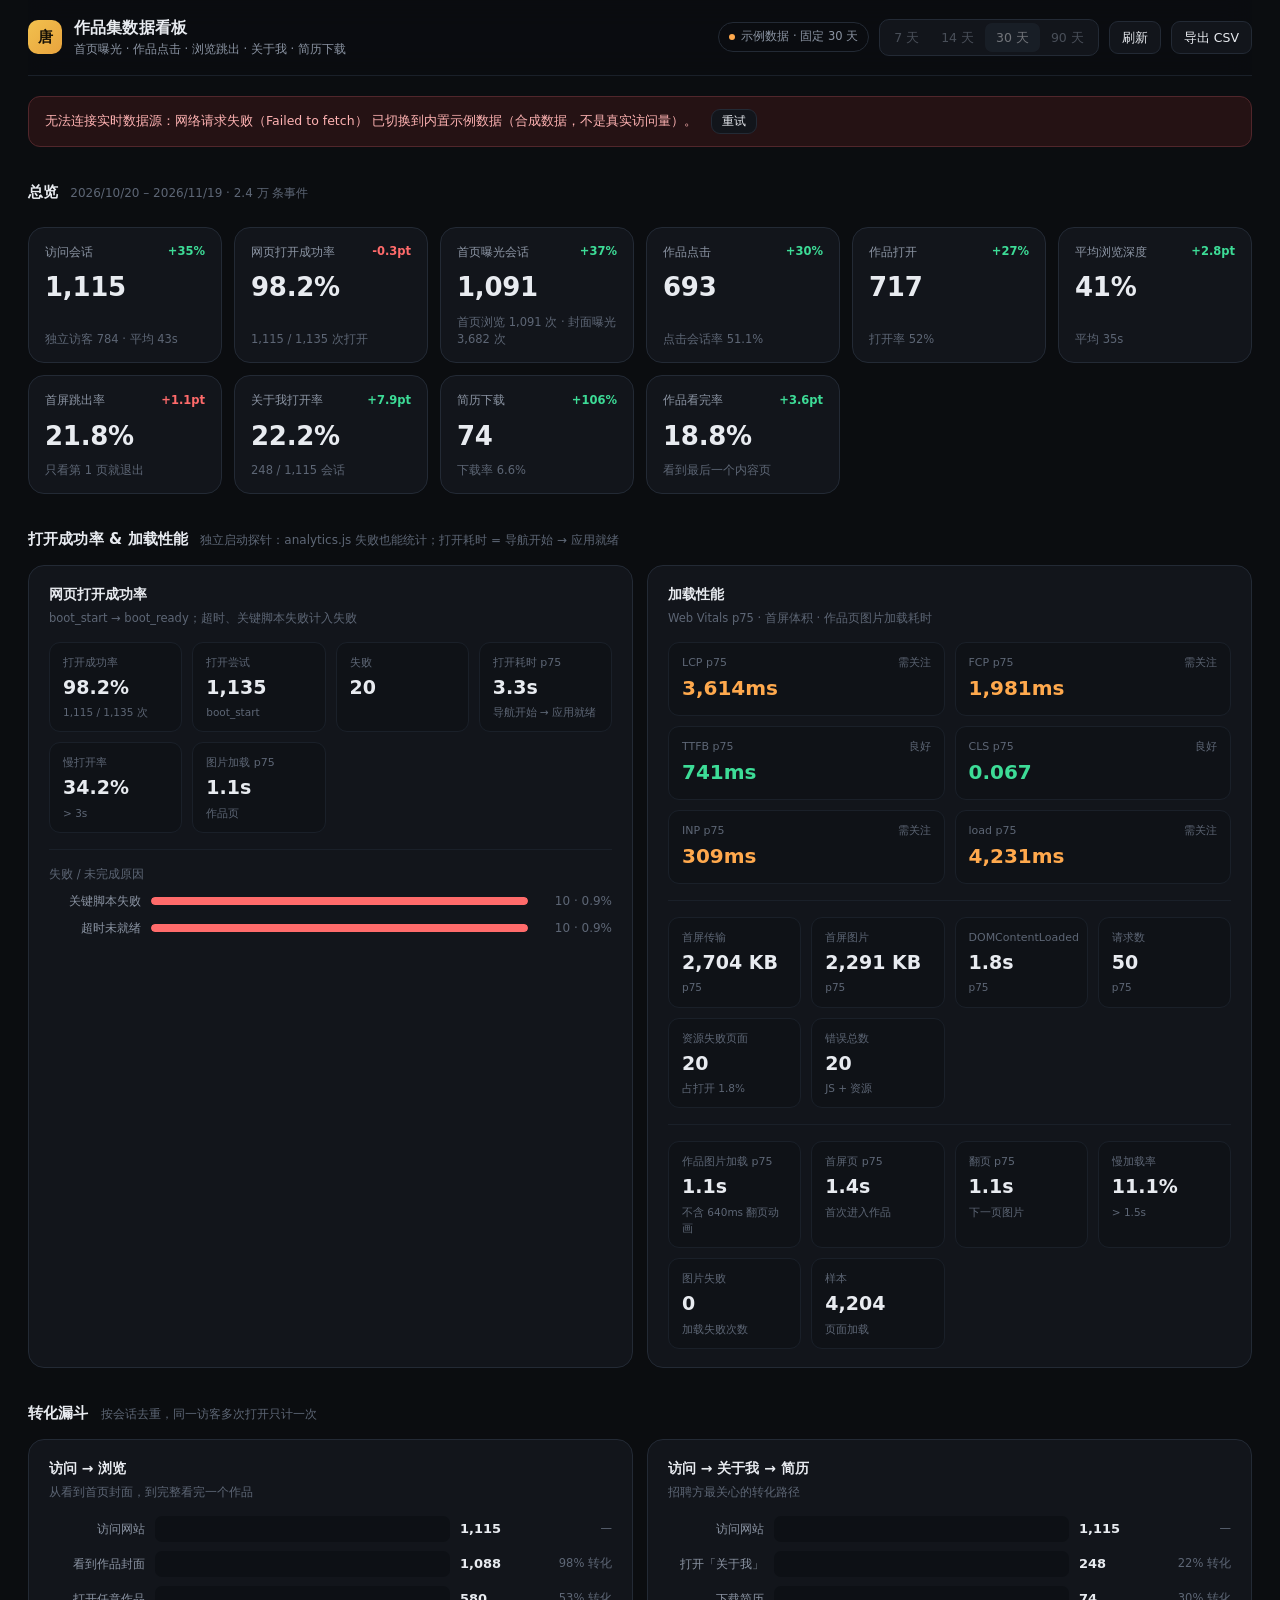
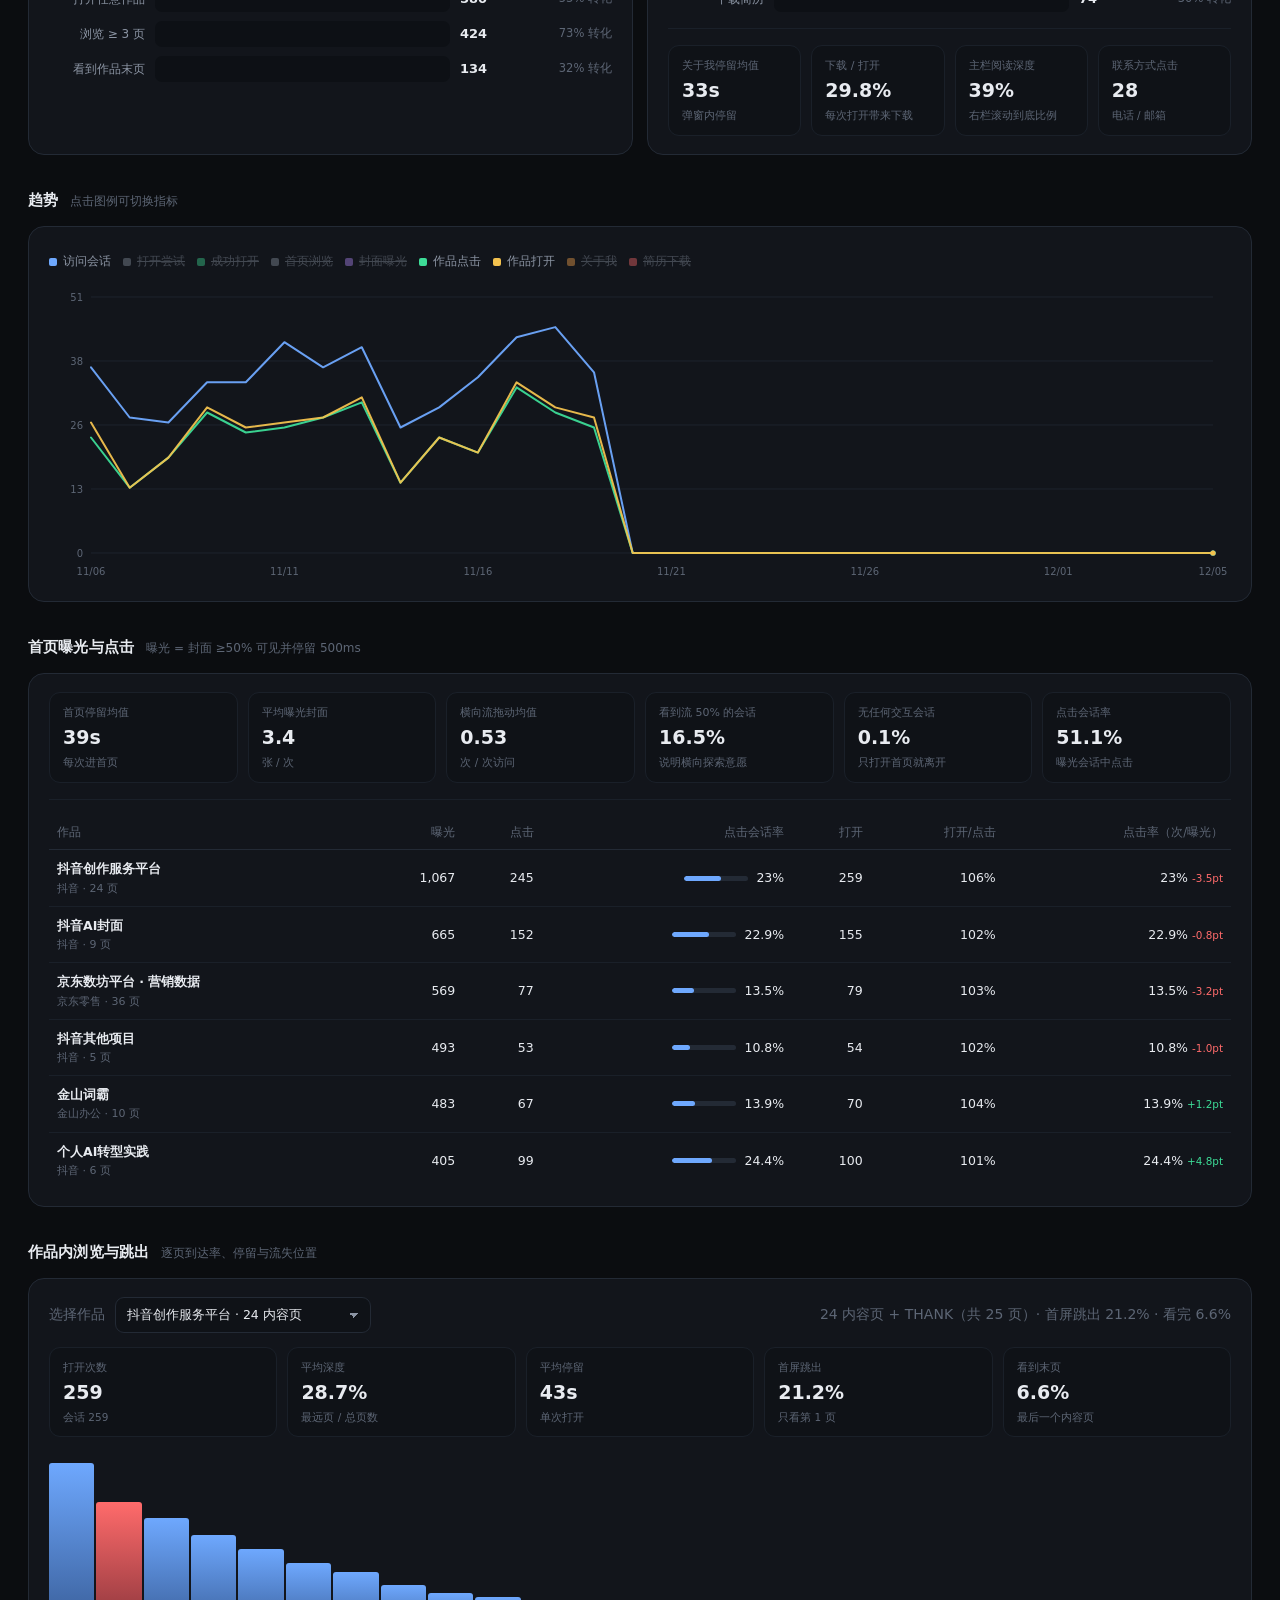
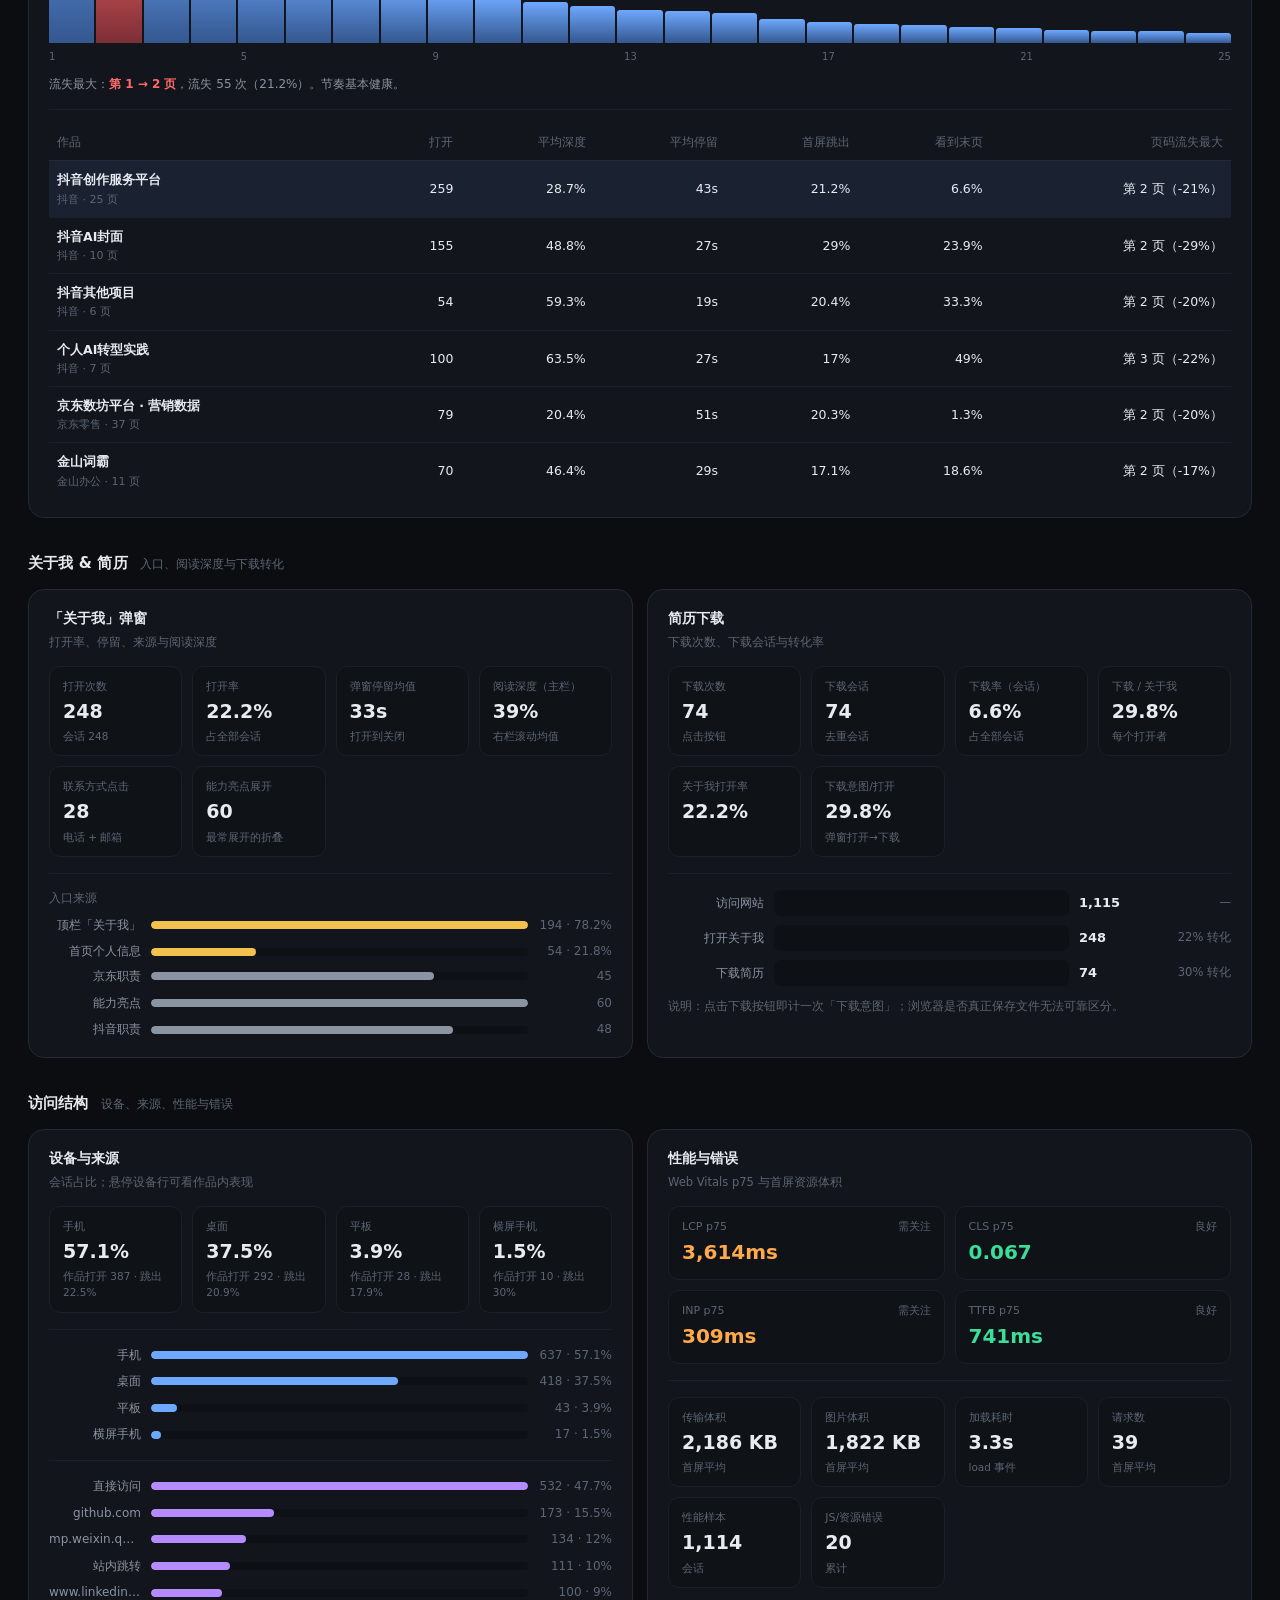
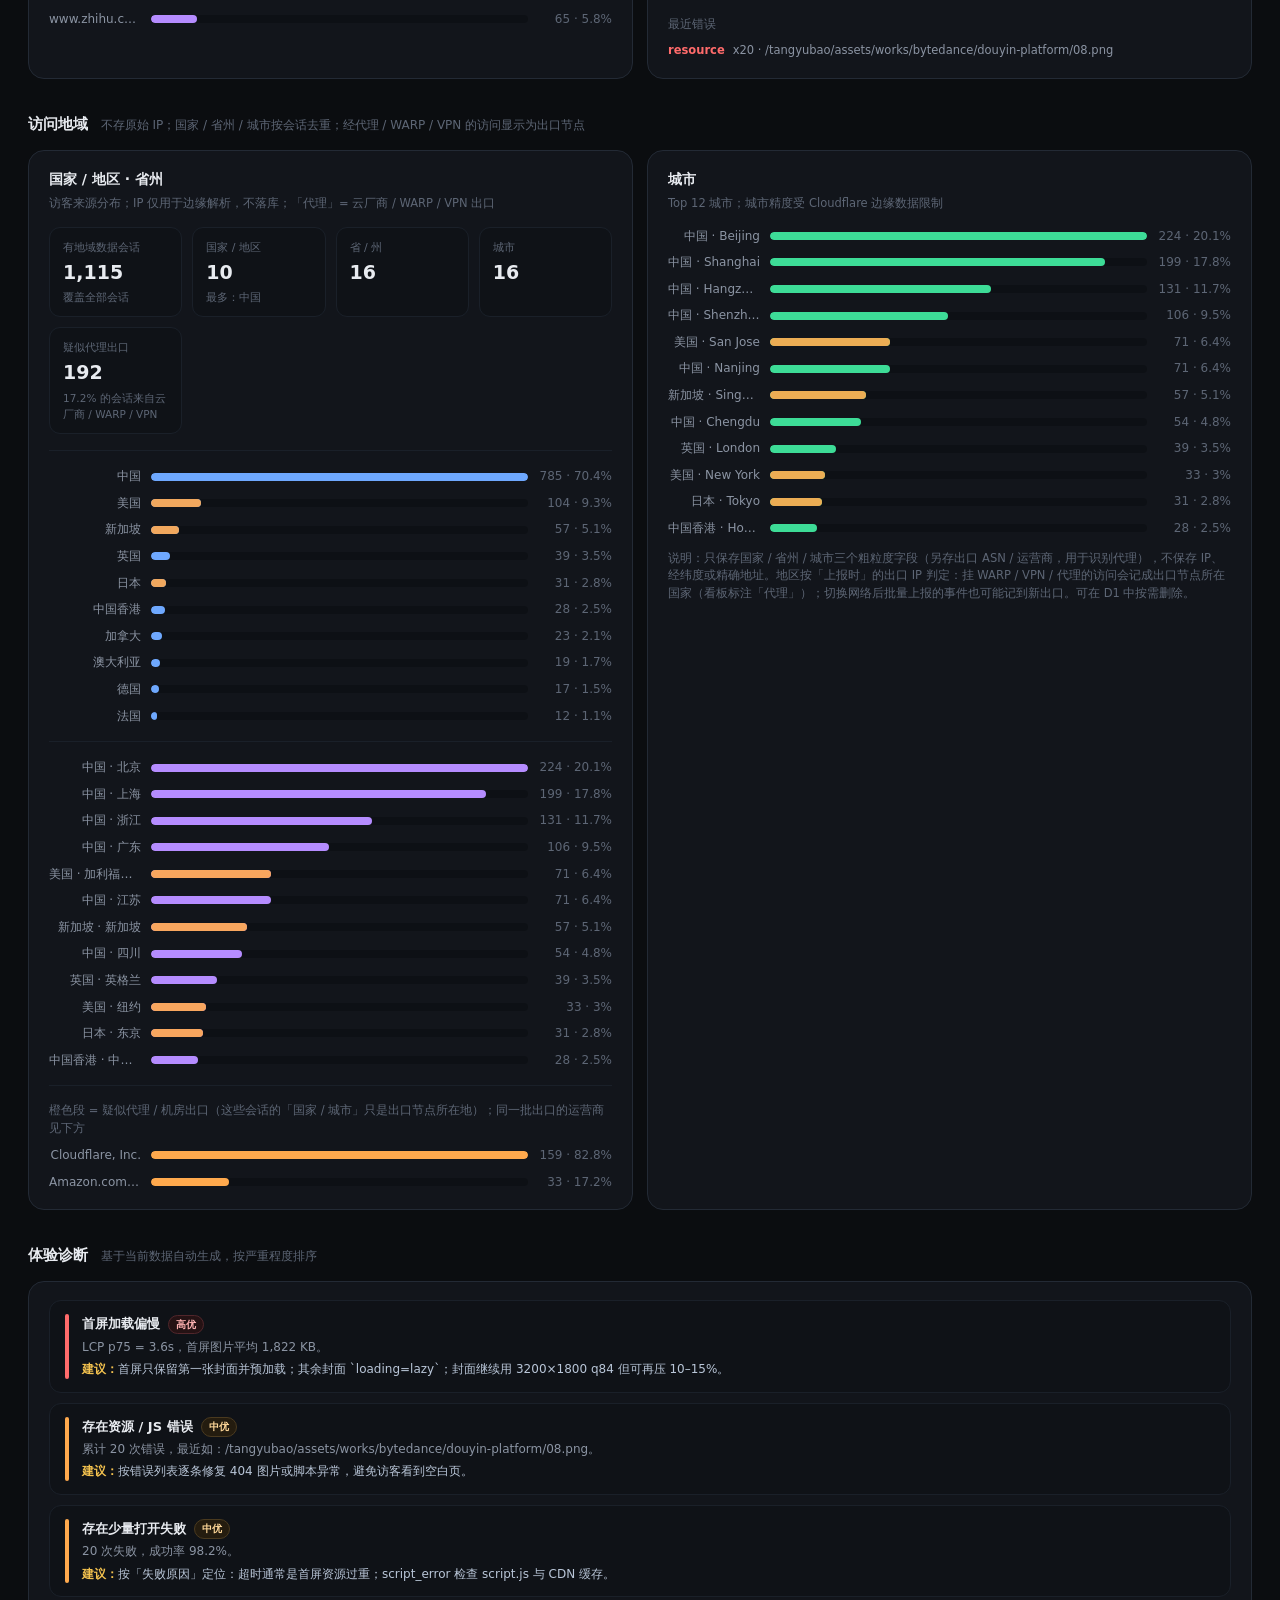
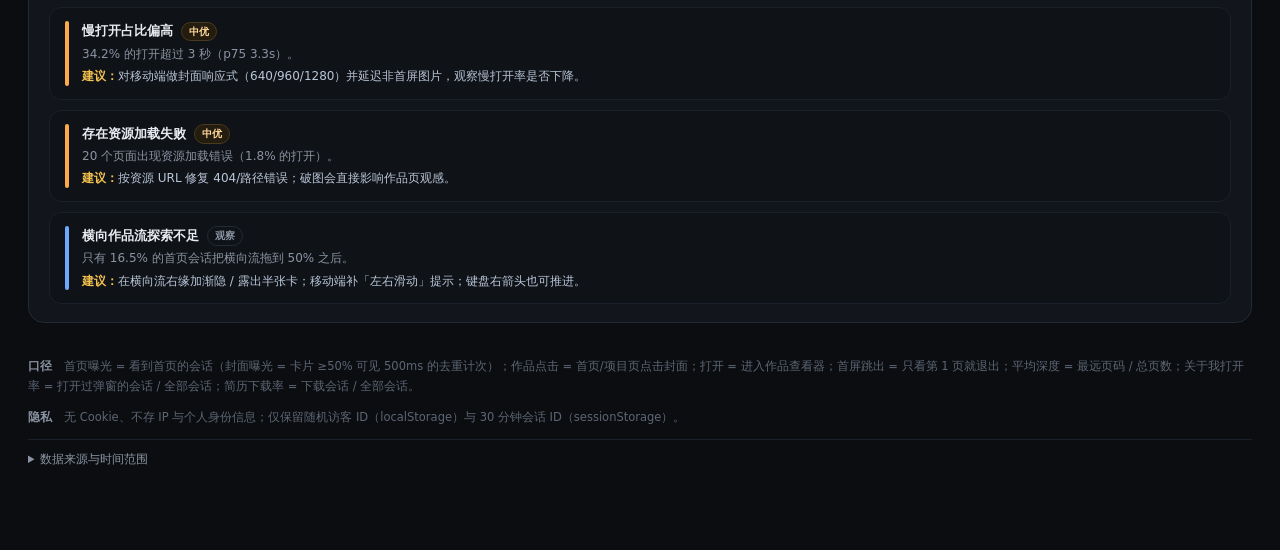
<file: analytics/dashboard.html>
<!doctype html>
<html lang="zh-CN">
<head>
<meta charset="utf-8">
<meta name="viewport" content="width=device-width, initial-scale=1, viewport-fit=cover">
<meta name="robots" content="noindex, nofollow">
<link rel="icon" href="data:,">
<title>唐尉保作品集 · 数据看板</title>
<style>
  :root {
    --bg: #0b0d10;
    --bg-soft: #0f1217;
    --card: #12151b;
    --card-2: #171b23;
    --line: #232a35;
    --line-soft: #1a2029;
    --text: #e8ebf0;
    --muted: #8b94a3;
    --dim: #5d6675;
    --accent: #f2c14e;
    --blue: #6ea8fe;
    --green: #3ddc97;
    --red: #ff6b6b;
    --orange: #ffa94d;
    --radius: 16px;
  }
  * { box-sizing: border-box; }
  html, body { margin: 0; background: var(--bg); color: var(--text); }
  body {
    font: 14px/1.55 "Inter", "PingFang SC", "Hiragino Sans GB", "Microsoft YaHei", system-ui, sans-serif;
    -webkit-font-smoothing: antialiased;
    padding: 0 0 80px;
  }
  a { color: var(--blue); }
  .wrap { max-width: 1320px; margin: 0 auto; padding: 0 28px; }
  .topbar {
    position: sticky; top: 0; z-index: 20;
    display: flex; align-items: center; gap: 18px;
    padding: 16px 0;
    background: rgba(11, 13, 16, .88);
    backdrop-filter: blur(14px);
    border-bottom: 1px solid var(--line-soft);
  }
  .brand { display: flex; align-items: center; gap: 12px; min-width: 0; }
  .brand-mark {
    width: 34px; height: 34px; border-radius: 10px;
    background: linear-gradient(135deg, #f2c14e 0%, #e8a33d 100%);
    display: grid; place-items: center; color: #151007; font-weight: 800; font-size: 15px;
    flex: 0 0 auto;
  }
  .brand h1 { margin: 0; font-size: 16px; font-weight: 700; letter-spacing: .01em; white-space: nowrap; }
  .brand p { margin: 0; color: var(--muted); font-size: 11.5px; }
  .topbar-actions { margin-left: auto; display: flex; align-items: center; gap: 10px; flex-wrap: wrap; }
  .badge {
    display: inline-flex; align-items: center; gap: 6px;
    padding: 5px 10px; border-radius: 999px; font-size: 11.5px;
    border: 1px solid var(--line); color: var(--muted); white-space: nowrap;
  }
  .badge::before { content: ""; width: 6px; height: 6px; border-radius: 50%; background: var(--green); }
  .badge.demo::before { background: var(--orange); }
  .badge.offline::before { background: var(--red); }
  .range { display: inline-flex; background: var(--card); border: 1px solid var(--line); border-radius: 10px; padding: 3px; }
  .range button {
    appearance: none; border: 0; background: transparent; color: var(--muted);
    font: inherit; font-size: 12.5px; padding: 5px 11px; border-radius: 7px; cursor: pointer;
  }
  .range button[aria-pressed="true"] { background: #232a35; color: var(--text); }
  .range button:disabled { opacity: .45; cursor: default; }
  .btn {
    appearance: none; border: 1px solid var(--line); background: var(--card); color: var(--text);
    font: inherit; font-size: 12.5px; padding: 6px 12px; border-radius: 9px; cursor: pointer;
  }
  .btn:hover { border-color: #36404f; background: var(--card-2); }
  .btn.primary { background: #f2c14e; color: #16110a; border-color: transparent; font-weight: 700; }
  .btn.primary:hover { background: #ffd066; }

  .notice {
    margin: 20px 0 0; padding: 12px 16px; border-radius: 12px;
    border: 1px solid #4a3a1f; background: #241c0f; color: #ffd899; font-size: 12.5px;
  }
  .notice.error { border-color: #51262b; background: #251214; color: #ffb3b3; }

  .loading { display: grid; place-items: center; align-content: center; min-height: 55vh; color: var(--muted); gap: 12px; }
  .loading[hidden] { display: none; }
  .loading-note { font-size: 11.5px; color: var(--dim); max-width: 520px; text-align: center; line-height: 1.6; }
  .badge.stale::before { background: var(--accent); }
  .notice .btn { margin-left: 10px; padding: 3px 10px; font-size: 11.5px; }
  .token-form { display: inline-flex; align-items: center; gap: 8px; flex-wrap: wrap; margin-left: 10px; }
  .token-form input {
    width: 250px; max-width: 60vw; padding: 5px 10px; border-radius: 9px;
    border: 1px solid #51262b; background: #1b0f11; color: var(--text);
    font: inherit; font-size: 12.5px;
  }
  .token-form input:focus { outline: 2px solid var(--accent); outline-offset: 1px; }
  .spinner {
    width: 26px; height: 26px; border-radius: 50%;
    border: 2px solid #2a3340; border-top-color: var(--accent);
    animation: spin .8s linear infinite;
  }
  @keyframes spin { to { transform: rotate(360deg); } }

  .section-head { display: flex; align-items: baseline; gap: 12px; margin: 34px 0 14px; }
  .section-head h2 { margin: 0; font-size: 15px; font-weight: 700; letter-spacing: .01em; }
  .section-head .hint { color: var(--dim); font-size: 12px; }

  .kpis { display: grid; grid-template-columns: repeat(auto-fit, minmax(176px, 1fr)); gap: 12px; margin-top: 22px; }
  .kpi {
    background: var(--card); border: 1px solid var(--line); border-radius: var(--radius);
    padding: 15px 16px 13px; min-height: 108px; display: flex; flex-direction: column; gap: 6px;
  }
  .kpi-label { color: var(--muted); font-size: 12px; display: flex; justify-content: space-between; align-items: center; gap: 8px; }
  .kpi-value { font-size: 26px; font-weight: 700; letter-spacing: -.01em; font-variant-numeric: tabular-nums; }
  .kpi-sub { color: var(--dim); font-size: 11.5px; margin-top: auto; }
  .delta { font-size: 11.5px; font-weight: 600; white-space: nowrap; }
  .delta.up { color: var(--green); }
  .delta.down { color: var(--red); }
  .delta.flat { color: var(--dim); }
  .delta.good-up.up, .delta.good-down.down { color: var(--green); }
  .delta.good-up.down, .delta.good-down.up { color: var(--red); }

  .grid { display: grid; gap: 14px; }
  .grid.two { grid-template-columns: repeat(2, minmax(0, 1fr)); }
  .grid.three { grid-template-columns: repeat(3, minmax(0, 1fr)); }
  .card {
    background: var(--card); border: 1px solid var(--line); border-radius: var(--radius);
    padding: 18px 20px; min-width: 0;
  }
  .card h3 { margin: 0 0 4px; font-size: 14px; font-weight: 700; }
  .card .card-sub { margin: 0 0 14px; color: var(--dim); font-size: 11.5px; }

  .funnel { display: flex; flex-direction: column; gap: 9px; }
  .funnel-row { display: grid; grid-template-columns: 96px minmax(0, 1fr) 78px 64px; align-items: center; gap: 10px; }
  .funnel-row .label { color: var(--muted); font-size: 12px; white-space: nowrap; text-align: right; }
  .funnel-track { height: 26px; background: #0d1015; border-radius: 7px; overflow: hidden; }
  .funnel-fill { height: 100%; border-radius: 7px; background: linear-gradient(90deg, #6ea8fe, #4d7fd6); min-width: 2px; transition: width .4s ease; }
  .funnel-row.convert .funnel-fill { background: linear-gradient(90deg, #f2c14e, #d99a2b); }
  .funnel-row .num { font-variant-numeric: tabular-nums; font-weight: 600; font-size: 13px; }
  .funnel-row .step { color: var(--dim); font-size: 11.5px; text-align: right; font-variant-numeric: tabular-nums; }

  .chart { position: relative; width: 100%; min-height: 60px; }
  .chart svg { display: block; width: 100%; height: auto; overflow: visible; }
  .chart .tooltip {
    position: absolute; pointer-events: none; z-index: 5;
    background: #1b212b; border: 1px solid #33404f; border-radius: 9px;
    padding: 8px 10px; font-size: 11.5px; color: var(--text);
    box-shadow: 0 10px 30px rgba(0,0,0,.45); min-width: 128px; display: none;
    white-space: nowrap;
  }
  .chart .tooltip b { display: block; font-size: 11px; color: var(--muted); font-weight: 500; margin-bottom: 3px; }
  .tooltip-row { display: flex; align-items: center; gap: 6px; justify-content: space-between; }
  .tooltip-row i { width: 7px; height: 7px; border-radius: 50%; display: inline-block; }
  .legend { display: flex; flex-wrap: wrap; gap: 12px; margin: 6px 0 10px; }
  .legend button {
    appearance: none; border: 0; background: transparent; color: var(--muted);
    font: inherit; font-size: 11.5px; display: inline-flex; align-items: center; gap: 6px; cursor: pointer; padding: 2px 0;
  }
  .legend button i { width: 8px; height: 8px; border-radius: 2px; display: inline-block; }
  .legend button[aria-pressed="false"] { opacity: .4; text-decoration: line-through; }

  table.table { width: 100%; border-collapse: collapse; font-size: 12.5px; }
  table.table th {
    text-align: right; color: var(--dim); font-weight: 500; font-size: 11.5px;
    padding: 8px 8px; border-bottom: 1px solid var(--line); white-space: nowrap;
  }
  table.table th:first-child, table.table td:first-child { text-align: left; }
  table.table td { padding: 9px 8px; border-bottom: 1px solid var(--line-soft); text-align: right; font-variant-numeric: tabular-nums; white-space: nowrap; }
  table.table tr:last-child td { border-bottom: 0; }
  table.table tbody tr { cursor: default; }
  table.table tbody tr.selectable { cursor: pointer; }
  table.table tbody tr.selectable:hover td { background: #151a22; }
  table.table tbody tr.is-selected td { background: #1a2130; }
  table.table td .proj { display: flex; flex-direction: column; gap: 1px; text-align: left; }
  table.table td .proj b { font-weight: 600; }
  table.table td .proj small { color: var(--dim); font-size: 11px; }
  .cellbar { display: flex; align-items: center; gap: 8px; justify-content: flex-end; }
  .cellbar span.bar { width: 64px; height: 5px; background: #232a35; border-radius: 3px; overflow: hidden; }
  .cellbar span.bar i { display: block; height: 100%; background: var(--blue); border-radius: 3px; }
  .muted { color: var(--dim); }
  .pos { color: var(--green); }
  .neg { color: var(--red); }
  .warn { color: var(--orange); }

  .mini-kpis { display: grid; grid-template-columns: repeat(auto-fit, minmax(128px, 1fr)); gap: 10px; margin: 4px 0 16px; }
  .mini { background: var(--bg-soft); border: 1px solid var(--line-soft); border-radius: 11px; padding: 10px 12px; }
  .mini span { display: block; color: var(--dim); font-size: 11px; margin-bottom: 3px; }
  .mini b { font-size: 18px; font-weight: 700; font-variant-numeric: tabular-nums; }
  .mini small { display: block; color: var(--dim); font-size: 10.5px; margin-top: 2px; }

  .toolbar { display: flex; align-items: center; gap: 10px; flex-wrap: wrap; margin-bottom: 14px; }
  .toolbar select {
    appearance: none; background: var(--bg-soft); color: var(--text); border: 1px solid var(--line);
    border-radius: 9px; padding: 7px 30px 7px 11px; font: inherit; font-size: 12.5px; cursor: pointer;
    background-image: linear-gradient(45deg, transparent 50%, var(--muted) 50%), linear-gradient(135deg, var(--muted) 50%, transparent 50%);
    background-position: calc(100% - 16px) 51%, calc(100% - 11px) 51%;
    background-size: 5px 5px, 5px 5px; background-repeat: no-repeat;
  }
  .toolbar .spacer { flex: 1; }

  .reach { display: flex; align-items: flex-end; gap: 2px; height: 190px; padding: 10px 0 0; position: relative; }
  .reach-bar {
    flex: 1; min-width: 3px; border-radius: 3px 3px 0 0; position: relative;
    background: linear-gradient(180deg, #6ea8fe 0%, #34578f 100%); cursor: default;
    transition: filter .15s ease;
  }
  .reach-bar:hover { filter: brightness(1.25); }
  .reach-bar.drop { background: linear-gradient(180deg, #ff6b6b 0%, #7d2f36 100%); }
  .reach-axis { display: flex; justify-content: space-between; color: var(--dim); font-size: 10px; margin-top: 6px; }
  .drop-note { margin-top: 10px; font-size: 12px; color: var(--muted); }
  .drop-note b { color: var(--red); }

  .bars { display: flex; flex-direction: column; gap: 8px; margin-top: 6px; }
  .bar-row { display: grid; grid-template-columns: 92px minmax(0, 1fr) 74px; gap: 10px; align-items: center; font-size: 12px; }
  .bar-row .name { color: var(--muted); text-align: right; overflow: hidden; text-overflow: ellipsis; white-space: nowrap; }
  .bar-row .track { position: relative; height: 8px; background: #0d1015; border-radius: 4px; overflow: hidden; }
  .bar-row .track i { display: block; height: 100%; border-radius: 4px; background: var(--blue); }
  .bar-row .track b { position: absolute; left: 0; top: 0; bottom: 0; border-radius: 4px; background: var(--orange); opacity: .9; }
  .bar-row .val { text-align: right; color: var(--dim); font-variant-numeric: tabular-nums; white-space: nowrap; }

  .stat-list { display: grid; grid-template-columns: repeat(auto-fit, minmax(120px, 1fr)); gap: 10px; }
  .stat { background: var(--bg-soft); border: 1px solid var(--line-soft); border-radius: 11px; padding: 11px 13px; }
  .stat span { display: block; color: var(--dim); font-size: 11px; margin-bottom: 2px; }
  .stat b { font-size: 19px; font-variant-numeric: tabular-nums; }
  .stat small { display: block; color: var(--dim); font-size: 10.5px; margin-top: 2px; }
  .divider { height: 1px; background: var(--line-soft); margin: 16px 0; }

  .vitals { display: grid; grid-template-columns: repeat(2, minmax(0, 1fr)); gap: 10px; }
  .vital { background: var(--bg-soft); border: 1px solid var(--line-soft); border-radius: 11px; padding: 11px 13px; }
  .vital span { color: var(--dim); font-size: 11px; display: flex; justify-content: space-between; gap: 6px; }
  .vital b { font-size: 20px; font-variant-numeric: tabular-nums; display: block; margin-top: 2px; }
  .vital em { font-style: normal; font-size: 10.5px; color: var(--dim); }
  .vital.good b { color: var(--green); }
  .vital.mid b { color: var(--orange); }
  .vital.bad b { color: var(--red); }

  .errors { margin-top: 14px; display: flex; flex-direction: column; gap: 8px; }
  .error-row { display: flex; align-items: flex-start; gap: 8px; font-size: 11.5px; color: var(--muted); }
  .error-row b { color: var(--red); font-weight: 600; white-space: nowrap; }
  .error-row code { color: var(--dim); word-break: break-all; }

  .insights { display: flex; flex-direction: column; gap: 10px; }
  .insight {
    display: grid; grid-template-columns: 4px minmax(0, 1fr); gap: 13px;
    background: var(--bg-soft); border: 1px solid var(--line-soft); border-radius: 12px; padding: 13px 15px;
  }
  .insight .flag { border-radius: 3px; background: var(--blue); }
  .insight.high .flag { background: var(--red); }
  .insight.medium .flag { background: var(--orange); }
  .insight.low .flag { background: var(--blue); }
  .insight h4 { margin: 0 0 3px; font-size: 13px; font-weight: 700; display: flex; align-items: center; gap: 8px; }
  .insight .sev { font-size: 10px; font-weight: 600; padding: 1px 7px; border-radius: 999px; border: 1px solid var(--line); color: var(--muted); }
  .insight.high .sev { color: #ffb3b3; border-color: #51262b; background: #251214; }
  .insight.medium .sev { color: #ffd899; border-color: #4a3a1f; background: #241c0f; }
  .insight p { margin: 0; font-size: 12px; color: var(--muted); }
  .insight p + p { margin-top: 4px; }
  .insight .action { color: #b9c6d8; }
  .insight .action b { color: var(--accent); font-weight: 600; }

  footer.foot { margin-top: 34px; color: var(--dim); font-size: 11.5px; line-height: 1.7; }
  footer.foot b { color: var(--muted); font-weight: 600; }
  .empty-state { border: 1px dashed var(--line); border-radius: var(--radius); padding: 44px 24px; text-align: center; color: var(--muted); margin-top: 28px; }
  .empty-state b { color: var(--text); display: block; margin-bottom: 6px; font-size: 15px; }
  details.defs { margin-top: 10px; border-top: 1px solid var(--line-soft); padding-top: 10px; }
  details.defs summary { cursor: pointer; color: var(--muted); }
  details.defs p { color: var(--dim); margin: 8px 0 0; }

  @media (max-width: 1000px) {
    .grid.two, .grid.three { grid-template-columns: minmax(0, 1fr); }
    .kpis { grid-template-columns: repeat(auto-fit, minmax(148px, 1fr)); }
  }
  @media (max-width: 680px) {
    .wrap { padding: 0 16px; }
    .topbar { flex-wrap: wrap; gap: 10px; padding: 12px 0; }
    .topbar-actions { width: 100%; margin-left: 0; }
    .brand p { display: none; }
    .funnel-row { grid-template-columns: 82px minmax(0, 1fr) 62px 52px; gap: 7px; }
    .funnel-row .label { font-size: 11px; }
    .kpi-value { font-size: 22px; }
    table.table { font-size: 11.5px; }
    table.table th, table.table td { padding: 7px 5px; }
    .card { padding: 15px 14px; }
  }
</style>
</head>
<body>
<div class="wrap">
  <header class="topbar">
    <div class="brand">
      <span class="brand-mark">唐</span>
      <div>
        <h1>作品集数据看板</h1>
        <p>首页曝光 · 作品点击 · 浏览跳出 · 关于我 · 简历下载</p>
      </div>
    </div>
    <div class="topbar-actions">
      <span class="badge" id="sourceBadge">连接中…</span>
      <div class="range" role="group" aria-label="时间范围">
        <button type="button" data-days="7">7 天</button>
        <button type="button" data-days="14">14 天</button>
        <button type="button" data-days="30" aria-pressed="true">30 天</button>
        <button type="button" data-days="90">90 天</button>
      </div>
      <button class="btn" type="button" id="refreshBtn">刷新</button>
      <button class="btn" type="button" id="exportBtn">导出 CSV</button>
    </div>
  </header>

  <div id="notice"></div>
  <div id="loading" class="loading"><span class="spinner" aria-hidden="true"></span><span id="loadingText">正在读取数据…</span><span class="loading-note" id="loadingNote"></span></div>

  <main id="content" hidden>
    <div class="section-head">
      <h2>总览</h2>
      <span class="hint" id="rangeHint"></span>
    </div>
    <section class="kpis" id="kpis"></section>

    <div class="section-head"><h2>打开成功率 &amp; 加载性能</h2><span class="hint">独立启动探针：analytics.js 失败也能统计；打开耗时 = 导航开始 → 应用就绪</span></div>
    <section class="grid two">
      <div class="card">
        <h3>网页打开成功率</h3>
        <p class="card-sub">boot_start → boot_ready；超时、关键脚本失败计入失败</p>
        <div id="bootStats" class="stat-list"></div>
        <div class="divider"></div>
        <p class="muted" style="margin:0 0 8px;font-size:11.5px">失败 / 未完成原因</p>
        <div id="bootFailures" class="bars"></div>
      </div>
      <div class="card">
        <h3>加载性能</h3>
        <p class="card-sub">Web Vitals p75 · 首屏体积 · 作品页图片加载耗时</p>
        <div id="perfVitals" class="vitals"></div>
        <div class="divider"></div>
        <div id="perfStats" class="stat-list"></div>
        <div class="divider"></div>
        <div id="artworkStats" class="stat-list"></div>
      </div>
    </section>

    <div class="section-head"><h2>转化漏斗</h2><span class="hint">按会话去重，同一访客多次打开只计一次</span></div>
    <section class="grid two">
      <div class="card">
        <h3>访问 → 浏览</h3>
        <p class="card-sub">从看到首页封面，到完整看完一个作品</p>
        <div id="funnelBrowse" class="funnel"></div>
      </div>
      <div class="card">
        <h3>访问 → 关于我 → 简历</h3>
        <p class="card-sub">招聘方最关心的转化路径</p>
        <div id="funnelConvert" class="funnel"></div>
        <div class="divider"></div>
        <div id="convertExtras" class="stat-list"></div>
      </div>
    </section>

    <div class="section-head"><h2>趋势</h2><span class="hint">点击图例可切换指标</span></div>
    <section class="card">
      <div class="legend" id="trendLegend"></div>
      <div class="chart" id="trendChart"></div>
    </section>

    <div class="section-head"><h2>首页曝光与点击</h2><span class="hint">曝光 = 封面 ≥50% 可见并停留 500ms</span></div>
    <section class="card">
      <div id="homeStats" class="stat-list"></div>
      <div class="divider"></div>
      <table class="table" id="homeTable">
        <thead>
          <tr>
            <th>作品</th><th>曝光</th><th>点击</th><th>点击会话率</th><th>打开</th><th>打开/点击</th><th>点击率（次/曝光）</th>
          </tr>
        </thead>
        <tbody></tbody>
      </table>
    </section>

    <div class="section-head"><h2>作品内浏览与跳出</h2><span class="hint">逐页到达率、停留与流失位置</span></div>
    <section class="card">
      <div class="toolbar">
        <label for="projectSelect" class="muted">选择作品</label>
        <select id="projectSelect"></select>
        <span class="spacer"></span>
        <span class="muted" id="reachHint"></span>
      </div>
      <div class="mini-kpis" id="viewerKpis"></div>
      <div id="reachChart"></div>
      <div id="dropInfo"></div>
      <div class="divider"></div>
      <table class="table" id="projectTable">
        <thead>
          <tr>
            <th>作品</th><th>打开</th><th>平均深度</th><th>平均停留</th><th>首屏跳出</th><th>看到末页</th><th>页码流失最大</th>
          </tr>
        </thead>
        <tbody></tbody>
      </table>
    </section>

    <div class="section-head"><h2>关于我 &amp; 简历</h2><span class="hint">入口、阅读深度与下载转化</span></div>
    <section class="grid two">
      <div class="card">
        <h3>「关于我」弹窗</h3>
        <p class="card-sub">打开率、停留、来源与阅读深度</p>
        <div class="stat-list" id="aboutStats"></div>
        <div class="divider"></div>
        <div id="aboutSource"></div>
        <div id="aboutFolds" class="bars"></div>
      </div>
      <div class="card">
        <h3>简历下载</h3>
        <p class="card-sub">下载次数、下载会话与转化率</p>
        <div class="stat-list" id="resumeStats"></div>
        <div class="divider"></div>
        <div class="funnel" id="resumeFunnel"></div>
        <p class="muted" style="margin:12px 0 0;font-size:11.5px">说明：点击下载按钮即计一次「下载意图」；浏览器是否真正保存文件无法可靠区分。</p>
      </div>
    </section>

    <div class="section-head"><h2>访问结构</h2><span class="hint">设备、来源、性能与错误</span></div>
    <section class="grid two">
      <div class="card">
        <h3>设备与来源</h3>
        <p class="card-sub">会话占比；悬停设备行可看作品内表现</p>
        <div id="deviceStats" class="stat-list"></div>
        <div class="divider"></div>
        <div id="deviceBars" class="bars"></div>
        <div class="divider"></div>
        <div id="referrerBars" class="bars"></div>
      </div>
      <div class="card">
        <h3>性能与错误</h3>
        <p class="card-sub">Web Vitals p75 与首屏资源体积</p>
        <div class="vitals" id="vitals"></div>
        <div class="divider"></div>
        <div id="loadStats" class="stat-list"></div>
        <div id="errors" class="errors"></div>
      </div>
    </section>

    <div class="section-head"><h2>访问地域</h2><span class="hint">不存原始 IP；国家 / 省州 / 城市按会话去重；经代理 / WARP / VPN 的访问显示为出口节点</span></div>
    <section class="grid two">
      <div class="card">
        <h3>国家 / 地区 · 省州</h3>
        <p class="card-sub">访客来源分布；IP 仅用于边缘解析，不落库；「代理」= 云厂商 / WARP / VPN 出口</p>
        <div id="geoStats" class="stat-list"></div>
        <div class="divider"></div>
        <div id="geoCountries" class="bars"></div>
        <div class="divider"></div>
        <div id="geoRegions" class="bars"></div>
        <div class="divider"></div>
        <p class="muted" style="margin:0 0 8px;font-size:11.5px">橙色段 = 疑似代理 / 机房出口（这些会话的「国家 / 城市」只是出口节点所在地）；同一批出口的运营商见下方</p>
        <div id="geoProxy" class="bars"></div>
      </div>
      <div class="card">
        <h3>城市</h3>
        <p class="card-sub">Top 12 城市；城市精度受 Cloudflare 边缘数据限制</p>
        <div id="geoCities" class="bars"></div>
        <p class="muted" style="margin:12px 0 0;font-size:11.5px">说明：只保存国家 / 省州 / 城市三个粗粒度字段（另存出口 ASN / 运营商，用于识别代理），不保存 IP、经纬度或精确地址。地区按「上报时」的出口 IP 判定：挂 WARP / VPN / 代理的访问会记成出口节点所在国家（看板标注「代理」）；切换网络后批量上报的事件也可能记到新出口。可在 D1 中按需删除。</p>
      </div>
    </section>

    <div class="section-head"><h2>体验诊断</h2><span class="hint">基于当前数据自动生成，按严重程度排序</span></div>
    <section class="card insights" id="insights"></section>

    <footer class="foot">
      <p><b>口径</b>　首页曝光 = 看到首页的会话（封面曝光 = 卡片 ≥50% 可见 500ms 的去重计次）；作品点击 = 首页/项目页点击封面；打开 = 进入作品查看器；首屏跳出 = 只看第 1 页就退出；平均深度 = 最远页码 / 总页数；关于我打开率 = 打开过弹窗的会话 / 全部会话；简历下载率 = 下载会话 / 全部会话。</p>
      <p><b>隐私</b>　无 Cookie、不存 IP 与个人身份信息；仅保留随机访客 ID（localStorage）与 30 分钟会话 ID（sessionStorage）。</p>
      <details class="defs">
        <summary>数据来源与时间范围</summary>
        <p id="metaLine"></p>
        <p>趋势按北京时间（UTC+8）切日；示例数据为合成数据，仅用于演示看板与验证口径，不是真实访问量。</p>
      </details>
    </footer>
  </main>
</div>

<script src="sample-summary.js"></script>
<script>
(function () {
  "use strict";

  var params = new URLSearchParams(location.search);
  // The token may also travel in the fragment (dashboard.html#token=…), which
  // browsers never send in the Referer. The fragment still lands in the
  // address bar / history, so it is a personal bookmark rather than a share link.
  var hashParams = new URLSearchParams((location.hash || "").replace(/^#/, ""));
  // `?api=` (empty) deliberately means "same origin" for the local collector;
  // keep it distinct from "no api param" which falls back to DEFAULT_API.
  var API_PARAM = params.has("api") ? params.get("api") : (hashParams.has("api") ? hashParams.get("api") : null);
  var IS_HTTP = location.protocol === "http:" || location.protocol === "https:";
  // Opening dashboard.html directly (Pages, local file, or any host) now talks
  // to the deployed collector; ?api=… still overrides it for other instances.
  var DEFAULT_API = "https://tangyubao-analytics.tangweibao.workers.dev";
  var REMOTE_BASE = API_PARAM !== null ? API_PARAM.replace(/\/$/, "") : DEFAULT_API;
  var FORCE_DEMO = params.get("demo") === "1" || hashParams.get("demo") === "1";

  var state = {
    days: 30,
    data: null,
    demo: false,
    cached: false,
    latency: 0,
    token: "",
    error: "",
    projectKey: "",
    trend: { sessions: true, boot_attempts: false, boot_success: false, home_views: false, impressions: false, card_clicks: true, viewer_opens: true, about_opens: false, resume_downloads: false }
  };

  var els = {
    sourceBadge: document.getElementById("sourceBadge"),
    notice: document.getElementById("notice"),
    loading: document.getElementById("loading"),
    loadingText: document.getElementById("loadingText"),
    loadingNote: document.getElementById("loadingNote"),
    content: document.getElementById("content"),
    kpis: document.getElementById("kpis"),
    bootStats: document.getElementById("bootStats"),
    bootFailures: document.getElementById("bootFailures"),
    perfVitals: document.getElementById("perfVitals"),
    perfStats: document.getElementById("perfStats"),
    artworkStats: document.getElementById("artworkStats"),
    funnelBrowse: document.getElementById("funnelBrowse"),
    funnelConvert: document.getElementById("funnelConvert"),
    convertExtras: document.getElementById("convertExtras"),
    trendLegend: document.getElementById("trendLegend"),
    trendChart: document.getElementById("trendChart"),
    homeStats: document.getElementById("homeStats"),
    homeTable: document.querySelector("#homeTable tbody"),
    projectSelect: document.getElementById("projectSelect"),
    reachHint: document.getElementById("reachHint"),
    viewerKpis: document.getElementById("viewerKpis"),
    reachChart: document.getElementById("reachChart"),
    dropInfo: document.getElementById("dropInfo"),
    projectTable: document.querySelector("#projectTable tbody"),
    aboutStats: document.getElementById("aboutStats"),
    aboutSource: document.getElementById("aboutSource"),
    aboutFolds: document.getElementById("aboutFolds"),
    resumeStats: document.getElementById("resumeStats"),
    resumeFunnel: document.getElementById("resumeFunnel"),
    geoStats: document.getElementById("geoStats"),
    geoCountries: document.getElementById("geoCountries"),
    geoRegions: document.getElementById("geoRegions"),
    geoCities: document.getElementById("geoCities"),
    geoProxy: document.getElementById("geoProxy"),
    deviceStats: document.getElementById("deviceStats"),
    deviceBars: document.getElementById("deviceBars"),
    referrerBars: document.getElementById("referrerBars"),
    vitals: document.getElementById("vitals"),
    loadStats: document.getElementById("loadStats"),
    errors: document.getElementById("errors"),
    insights: document.getElementById("insights"),
    rangeHint: document.getElementById("rangeHint"),
    metaLine: document.getElementById("metaLine")
  };

  var TREND_META = {
    sessions: { label: "访问会话", color: "#6ea8fe" },
    boot_attempts: { label: "打开尝试", color: "#8b94a3" },
    boot_success: { label: "成功打开", color: "#3ddc97" },
    home_views: { label: "首页浏览", color: "#8b94a3" },
    impressions: { label: "封面曝光", color: "#b58cff" },
    card_clicks: { label: "作品点击", color: "#3ddc97" },
    viewer_opens: { label: "作品打开", color: "#f2c14e" },
    about_opens: { label: "关于我", color: "#ffa94d" },
    resume_downloads: { label: "简历下载", color: "#ff6b6b" }
  };

  /* ---------------------------------------------------------------- helpers */

  function esc(value) {
    return String(value == null ? "" : value).replace(/[&<>"']/g, function (char) {
      return { "&": "&amp;", "<": "&lt;", ">": "&gt;", '"': "&quot;", "'": "&#39;" }[char];
    });
  }
  function fmtNum(value) {
    var number = Number(value) || 0;
    if (Math.abs(number) >= 10000) return (number / 10000).toFixed(1).replace(/\.0$/, "") + " 万";
    return Math.round(number).toLocaleString("zh-CN");
  }
  function fmtPct(value, digits) {
    var number = Number(value) || 0;
    return number.toFixed(digits == null ? 1 : digits).replace(/\.0$/, "") + "%";
  }
  function fmtMs(value) {
    var ms = Number(value) || 0;
    if (ms < 1000) return Math.round(ms) + "ms";
    if (ms < 60000) return (ms / 1000).toFixed(ms < 10000 ? 1 : 0) + "s";
    var minutes = Math.floor(ms / 60000);
    var seconds = Math.round((ms % 60000) / 1000);
    return minutes + "m " + seconds + "s";
  }
  function fmtDate(iso) {
    if (!iso) return "";
    return iso.slice(5).replace("-", "/");
  }
  function delta(currentValue, previousValue, kind, goodDirection) {
    var current = Number(currentValue) || 0;
    var previous = Number(previousValue) || 0;
    if (!previous) return { text: "—", tone: "flat", good: "flat" };
    var diff = kind === "rate" ? current - previous : ((current - previous) / previous) * 100;
    var tone = diff > 0.05 ? "up" : diff < -0.05 ? "down" : "flat";
    var good = tone === "flat" ? "flat" : (goodDirection === "up" ? tone : goodDirection === "down" ? (tone === "up" ? "down" : "up") : "flat");
    var text = (diff > 0 ? "+" : "") + diff.toFixed(kind === "rate" ? 1 : 0) + (kind === "rate" ? "pt" : "%");
    return { text: text, tone: tone, good: good };
  }
  function kpi(label, value, sub, deltaInfo) {
    var deltaHtml = deltaInfo && deltaInfo.text !== "—"
      ? '<span class="delta ' + deltaInfo.good + '">' + esc(deltaInfo.text) + "</span>"
      : '<span class="delta flat">—</span>';
    return '<article class="kpi"><div class="kpi-label"><span>' + esc(label) + "</span>" + deltaHtml +
      '</div><div class="kpi-value">' + value + '</div><div class="kpi-sub">' + (sub || "") + "</div></article>";
  }
  function stat(label, value, sub) {
    return '<div class="stat"><span>' + esc(label) + "</span><b>" + value + "</b>" + (sub ? "<small>" + esc(sub) + "</small>" : "") + "</div>";
  }
  function bars(container, items, options) {
    var opts = options || {};
    var max = Math.max(1, ...items.map(function (item) { return Number(item.value) || 0; }));
    container.innerHTML = items.length
      ? items.map(function (item) {
        var width = Math.max(1, ((Number(item.value) || 0) / max) * 100);
        var color = item.color || opts.color || "";
        var proxyValue = Number(item.proxyValue) || 0;
        var proxyWidth = proxyValue && Number(item.value) ? Math.max(1, (proxyValue / Number(item.value)) * width) : 0;
        var tip = item.name + "：" + fmtNum(item.value) +
          (item.display != null ? "（" + item.display + "）" : "") +
          (proxyValue ? " · 其中疑似代理出口 " + fmtNum(proxyValue) : "");
        return '<div class="bar-row" title="' + esc(tip) + '"><span class="name" title="' + esc(item.name) + '">' + esc(item.name) +
          '</span><span class="track"><i style="width:' + width.toFixed(1) + "%;" + (color ? "background:" + color : "") +
          '"></i>' + (proxyWidth ? '<b style="width:' + proxyWidth.toFixed(1) + '%"></b>' : "") +
          '</span><span class="val">' + esc(item.display != null ? item.display : fmtNum(item.value)) + "</span></div>";
      }).join("")
      : '<p class="muted" style="margin:0">暂无数据</p>';
  }
  function funnel(container, steps, tone) {
    container.innerHTML = steps.map(function (step, index) {
      var width = Math.max(2, Number(step.pct) || 0);
      var stepPct = index === 0 ? 100 : (steps[index - 1].sessions > 0 ? (step.sessions / steps[index - 1].sessions) * 100 : 0);
      return '<div class="funnel-row ' + (tone || "") + '"><span class="label">' + esc(step.label) +
        '</span><span class="funnel-track"><i class="funnel-fill" style="width:' + width.toFixed(1) + '%"></i></span>' +
        '<span class="num">' + fmtNum(step.sessions) + '</span><span class="step">' +
        (index === 0 ? "—" : fmtPct(stepPct, 0) + " 转化") + "</span></div>";
    }).join("");
  }

  /* ------------------------------------------------------------- data load */

  function setNotice(html, isError) {
    els.notice.innerHTML = html ? '<div class="notice' + (isError ? " error" : "") + '">' + html + "</div>" : "";
  }

  // `window.prompt` is missing in some embedded webviews ("prompt() is not
  // supported"), so the token is asked for with an inline form instead of a
  // blocking dialog — same tab, no navigation, works everywhere.
  function showTokenForm(message) {
    els.notice.innerHTML = '<div class="notice error">' + esc(message) +
      '<form class="token-form" data-token-form autocomplete="off">' +
      '<input type="password" name="token" placeholder="粘贴 DASHBOARD_TOKEN" aria-label="看板访问令牌" autocomplete="off" spellcheck="false">' +
      '<button type="submit" class="btn">连接</button>' +
      '</form></div>';
    var input = els.notice.querySelector("input[name=token]");
    if (input) { try { input.focus(); } catch (error) { /* ignore */ } }
  }

  function plainMessage(message) {
    return String(message == null ? "" : message).replace(/[。.;；\s]+$/, "");
  }

  /* The summary request crosses the border to workers.dev. On some networks that
   * connection stalls instead of failing, and this dashboard used to sit on
   * 「正在读取数据…」 for ever because fetch() had no deadline. Every attempt now
   * has a hard timeout, the spinner counts how long it has waited, the last good
   * payload is cached (so the dashboard opens with real numbers and refreshes in
   * the background), and any failure leaves an explicit error with a retry. */
  var SUMMARY_TIMEOUT_MS = 12000;
  var SUMMARY_CACHE_KEY = "pf_dash_summary_v1";
  var loadingClock = null;

  function retryControl() {
    return ' <button type="button" class="btn" data-retry="1">重试</button>';
  }

  function summaryCacheRead(days) {
    try {
      var raw = localStorage.getItem(SUMMARY_CACHE_KEY);
      if (!raw) return null;
      var pack = JSON.parse(raw);
      if (!pack || pack.base !== REMOTE_BASE || !pack.entries) return null;
      var entry = pack.entries[String(days)];
      if (!entry || !entry.data || !entry.data.current) return null;
      return entry;
    } catch (error) {
      return null;
    }
  }

  function summaryCacheWrite(days, data) {
    try {
      var pack = null;
      try { pack = JSON.parse(localStorage.getItem(SUMMARY_CACHE_KEY) || "null"); } catch (error) { pack = null; }
      if (!pack || pack.base !== REMOTE_BASE || !pack.entries) pack = { base: REMOTE_BASE, entries: {} };
      pack.entries[String(days)] = { saved_at: Date.now(), data: data };
      // keep the cache small: only the four ranges the toolbar offers
      Object.keys(pack.entries).forEach(function (key) {
        if (["7", "14", "30", "90"].indexOf(key) === -1) delete pack.entries[key];
      });
      localStorage.setItem(SUMMARY_CACHE_KEY, JSON.stringify(pack));
    } catch (error) {
      /* private mode / quota — caching is an optimisation, never a hard dependency */
    }
  }

  function resetLoadingMarkup() {
    els.loading.innerHTML = '<span class="spinner" aria-hidden="true"></span>' +
      '<span id="loadingText">正在读取数据…</span>' +
      '<span class="loading-note" id="loadingNote"></span>';
    els.loadingText = document.getElementById("loadingText");
    els.loadingNote = document.getElementById("loadingNote");
  }

  function startLoadingClock() {
    var started = Date.now();
    stopLoadingClock();
    if (els.loadingText) els.loadingText.textContent = "正在读取数据…";
    if (els.loadingNote) els.loadingNote.textContent = "";
    loadingClock = setInterval(function () {
      var seconds = (Date.now() - started) / 1000;
      if (!els.loadingNote || seconds < 2.5) return;
      els.loadingNote.textContent = "已等待 " + Math.floor(seconds) + " 秒。数据接口在 workers.dev 上，跨境访问偏慢；" +
        (SUMMARY_TIMEOUT_MS / 1000) + " 秒没有响应会中止并提示重试。";
    }, 500);
  }

  function stopLoadingClock() {
    if (loadingClock) clearInterval(loadingClock);
    loadingClock = null;
  }

  function applyDemo(message, isError) {
    if (!window.SAMPLE_SUMMARY) {
      setNotice("没有找到示例数据（analytics/sample-summary.js）。请先运行 <code>node analytics/tools/make-sample.mjs</code>，或给看板加 ?api= 指向 Collector。", true);
      els.loading.innerHTML = "<span>没有数据源（检查 Worker 或 ?api= 地址）</span>";
      return false;
    }
    state.demo = true;
    state.data = window.SAMPLE_SUMMARY;
    state.error = message || "";
    if (message) setNotice(esc(plainMessage(message)) + " 已切换到内置示例数据（合成数据，不是真实访问量）。" + retryControl(), Boolean(isError));
    else setNotice("当前展示的是<strong>内置示例数据</strong>（合成数据，用于演示看板与验证口径）。接入真实的 <code>/api/summary</code> 后这里会显示实时数据。");
    return true;
  }

  function authToken() {
    // Priority: in-memory (typed into the inline form) → explicit ?token= / #token=
    // (a bookmarked one-click URL overrides an old token) → sessionStorage.
    var fromHash = hashParams.get("token") || "";
    var fromQuery = params.get("token") || "";
    var candidate = fromHash || fromQuery;
    if (candidate) {
      storeToken(candidate);
      return candidate;
    }
    if (state.token) return state.token;
    try {
      return sessionStorage.getItem("pf_dash_token") || "";
    } catch (error) {
      return "";
    }
  }
  function storeToken(token) {
    state.token = token;
    try { sessionStorage.setItem("pf_dash_token", token); } catch (error) { /* sessionStorage may be unavailable */ }
  }

  async function fetchRemote(days) {
    var base = REMOTE_BASE || "";
    var url = base + "/api/summary?days=" + days;
    var headers = {};
    var token = authToken();
    if (token) headers.Authorization = "Bearer " + token;
    var controller = typeof AbortController === "function" ? new AbortController() : null;
    var timer = controller ? setTimeout(function () { controller.abort(); }, SUMMARY_TIMEOUT_MS) : null;
    var response;
    try {
      response = await fetch(url, {
        headers: headers,
        cache: "no-store",
        signal: controller ? controller.signal : undefined
      });
    } catch (error) {
      if (error && (error.name === "AbortError" || error.code === 20)) {
        throw new Error("请求超时（" + Math.round(SUMMARY_TIMEOUT_MS / 1000) + " 秒无响应）");
      }
      throw new Error("网络请求失败（" + ((error && error.message) || error) + "）");
    } finally {
      clearTimeout(timer);
    }
    if (response.status === 401 || response.status === 503) {
      var authError = new Error("需要看板访问令牌（401/503）");
      authError.code = "AUTH_REQUIRED";
      throw authError;
    }
    if (!response.ok) throw new Error("数据接口返回 HTTP " + response.status);
    return response.json();
  }

  function paint() {
    document.querySelectorAll("[data-days]").forEach(function (button) {
      button.disabled = state.demo;
    });
    var projects = (state.data.current && state.data.current.projects) || [];
    if (!state.projectKey && projects.length) {
      state.projectKey = projects[0].key;
    }
    // 先把内容区显示出来，再渲染各板块：即使某一块抛错，其它板块也不至于整页空白
    els.loading.hidden = true;
    els.content.hidden = false;
    render();
  }

  var loadSeq = 0;
  async function load() {
    var seq = ++loadSeq;
    var cached = FORCE_DEMO ? null : summaryCacheRead(state.days);

    if (cached) {
      // Show the last good payload immediately; the refresh runs behind it so a
      // slow cross-border request never looks like a stuck page.
      state.demo = false;
      state.cached = true;
      state.latency = 0;
      state.data = cached.data;
      state.error = "";
      setNotice("");
      paint();
    } else {
      state.cached = false;
      els.sourceBadge.className = "badge";
      els.sourceBadge.textContent = "连接中…";
      els.content.hidden = true;
      els.loading.hidden = false;
      resetLoadingMarkup();
      startLoadingClock();
    }

    if (FORCE_DEMO) {
      stopLoadingClock();
      if (applyDemo("")) paint();
      return;
    }

    var startedAt = Date.now();
    var fetched = false;
    try {
      var data = await fetchRemote(state.days);
      if (seq !== loadSeq) return; // 新的刷新已经开始，丢弃这次迟到的结果
      if (!data || !data.current) throw new Error("数据格式不正确");
      fetched = true;
      state.demo = false;
      state.cached = false;
      state.data = data;
      state.error = "";
      state.latency = Date.now() - startedAt;
      summaryCacheWrite(state.days, data);
      setNotice("");
      paint();
    } catch (error) {
      if (seq !== loadSeq) return; // 同上：只让最新一次刷新决定界面状态
      if (error && error.code === "AUTH_REQUIRED") {
        var hadToken = Boolean(authToken());
        var authReason = hadToken
          ? "看板访问令牌无效或已失效（接口返回 401）。重新粘贴 DASHBOARD_TOKEN 后点「连接」，也可用 dashboard.html#token=… 打开。"
          : "数据接口需要看板访问令牌（401/503）。粘贴 DASHBOARD_TOKEN 后点「连接」，也可用 dashboard.html#token=… 打开。";
        if (state.data && !state.demo) {
          els.sourceBadge.className = "badge offline";
          els.sourceBadge.textContent = "需要令牌";
          els.loading.hidden = true;
        } else if (applyDemo("无法连接实时数据源：需要看板访问令牌。", true)) {
          paint();
        }
        showTokenForm(authReason);
        return;
      }
      // 请求成功但渲染抛错时不要把话说成「连不上数据源」
      var message = (fetched ? "数据已获取，但看板渲染出错：" : "无法连接实时数据源：") +
        plainMessage(error && (error.message || error));
      if (state.data && !state.demo) {
        // Something usable is already on screen — keep it, say why, offer a retry.
        els.sourceBadge.className = "badge offline";
        els.sourceBadge.textContent = "刷新失败";
        els.loading.hidden = true;
        setNotice(esc(message) + " 当前展示的是上次成功获取的数据。" + retryControl(), true);
      } else if (applyDemo(message + "。", true)) {
        paint();
      }
    } finally {
      if (seq === loadSeq) stopLoadingClock();
    }
  }

  /* ---------------------------------------------------------------- render */

  /* 单个板块渲染失败不应该让整页黑掉：缺字段（Worker/看板版本不一致、
   * 某段聚合为空）时只跳过这一块，并在页面顶部提示哪一块没画出来。 */
  var sectionFailures = [];
  function safeSection(label, run) {
    try {
      run();
    } catch (error) {
      sectionFailures.push(label + "：" + ((error && error.message) || error));
      if (window.console && console.warn) console.warn("[dashboard] " + label + " 渲染失败", error);
    }
  }

  function render() {
    var data = state.data;
    var current = data.current;
    var previous = data.previous || { overview: {}, projects: [] };
    var o = current.overview || {};
    var p = previous.overview || {};
    var about = current.about || {};
    var actions = current.actions || {};
    var funnels = current.funnel || {};
    sectionFailures = [];

    els.sourceBadge.className = "badge" + (state.demo ? " demo" : (state.cached ? " stale" : ""));
    els.sourceBadge.textContent = state.demo
      ? "示例数据 · 固定 30 天"
      : (state.cached
        ? "缓存数据 · 刷新中…"
        : "实时数据 · 最近 " + state.days + " 天" + (state.latency
          ? " · " + (state.latency < 1000 ? Math.round(state.latency) + "ms" : (state.latency / 1000).toFixed(1) + "s")
          : ""));

    var rangeFrom = current.meta && current.meta.from ? new Date(current.meta.from).toLocaleDateString("zh-CN") : "";
    var rangeTo = current.meta && current.meta.to ? new Date(current.meta.to).toLocaleDateString("zh-CN") : "";
    els.rangeHint.textContent = rangeFrom ? rangeFrom + " – " + rangeTo + " · " + fmtNum(current.meta.event_count) + " 条事件" : "";

    var sessions = o.sessions || 0;
    var boot = current.boot || { attempts: 0, successes: 0 };
    var previousBoot = previous.boot || {};

    safeSection("总览 KPI", function () {
      var kpiRows = [
        kpi("访问会话", fmtNum(sessions), "独立访客 " + fmtNum(o.visitors) + " · 平均 " + fmtMs(o.avg_session_ms), delta(o.sessions, p.sessions, "count", "up")),
        kpi("网页打开成功率", boot.attempts ? fmtPct(boot.success_rate) : "—",
          boot.attempts ? fmtNum(boot.successes) + " / " + fmtNum(boot.attempts) + " 次打开" : "等待新数据",
          delta(boot.success_rate, previousBoot.success_rate, "rate", "up")),
        kpi("首页曝光会话", fmtNum(o.home_sessions), "首页浏览 " + fmtNum(o.home_views) + " 次 · 封面曝光 " + fmtNum(o.impressions) + " 次", delta(o.home_sessions, p.home_sessions, "count", "up")),
        kpi("作品点击", fmtNum(o.card_clicks), "点击会话率 " + fmtPct(o.click_session_rate), delta(o.card_clicks, p.card_clicks, "count", "up")),
        kpi("作品打开", fmtNum(o.viewer_opens), "打开率 " + fmtPct(sessions ? (o.viewer_sessions / sessions) * 100 : 0), delta(o.viewer_opens, p.viewer_opens, "count", "up")),
        kpi("平均浏览深度", fmtPct(o.viewer_avg_depth_pct), "平均 " + fmtMs(o.viewer_avg_ms), delta(o.viewer_avg_depth_pct, p.viewer_avg_depth_pct, "rate", "up")),
        kpi("首屏跳出率", fmtPct(o.viewer_bounce_rate), "只看第 1 页就退出", delta(o.viewer_bounce_rate, p.viewer_bounce_rate, "rate", "down")),
        kpi("关于我打开率", fmtPct(o.about_open_rate), fmtNum(o.about_open_sessions) + " / " + fmtNum(sessions) + " 会话", delta(o.about_open_rate, p.about_open_rate, "rate", "up")),
        kpi("简历下载", fmtNum(o.resume_downloads), "下载率 " + fmtPct(o.resume_download_rate), delta(o.resume_downloads, p.resume_downloads, "count", "up")),
        kpi("作品看完率", fmtPct(o.viewer_completion_rate), "看到最后一个内容页", delta(o.viewer_completion_rate, p.viewer_completion_rate, "rate", "up"))
      ];
      els.kpis.innerHTML = kpiRows.join("");
    });

    safeSection("打开成功率与加载性能", function () { renderBootAndPerf(current); });

    safeSection("转化漏斗", function () {
      funnel(els.funnelBrowse, funnels.browse || [], "");
      funnel(els.funnelConvert, funnels.convert || [], "convert");
      els.convertExtras.innerHTML = [
        stat("关于我停留均值", fmtMs(about.avg_ms), "弹窗内停留"),
        stat("下载 / 打开", fmtPct(about.per_open), "每次打开带来下载"),
        stat("主栏阅读深度", fmtPct(about.avg_main_scroll), "右栏滚动到底比例"),
        stat("联系方式点击", fmtNum(actions.contact_clicks), "电话 / 邮箱")
      ].join("");
    });

    safeSection("趋势", function () { renderTrend(current); });
    safeSection("首页", function () { renderHome(current, previous); });
    safeSection("作品浏览", function () { renderViewer(current); });
    safeSection("关于我", function () { renderAbout(current); });
    safeSection("结构", function () { renderStructure(current); });
    safeSection("访问地域", function () { renderGeo(current); });
    safeSection("体验诊断", function () { renderInsights(current, previous); });

    els.metaLine.textContent = "数据源：" + (state.demo ? "内置示例数据（合成）" : (REMOTE_BASE ? (REMOTE_BASE || location.origin) : "本地 collector")) +
      " · 生成时间：" + new Date(current.meta && current.meta.generated_at ? current.meta.generated_at : Date.now()).toLocaleString("zh-CN") +
      (state.cached ? "（缓存显示，正在后台刷新）" : "") +
      " · 事件 " + fmtNum(current.meta && current.meta.event_count) + " 条 · 会话 " + fmtNum(current.meta && current.meta.session_count) + " 个";
    document.title = "数据看板 · " + fmtNum(sessions) + " 会话 · 唐尉保作品集";

    if (sectionFailures.length) {
      var warning = "部分板块渲染失败（" + sectionFailures.length + "）：" + sectionFailures.join("；");
      if (!els.notice.innerHTML) setNotice(esc(warning), true);
      els.rangeHint.textContent += " · " + sectionFailures.length + " 个板块渲染失败（见控制台）";
    }
  }

  function renderTrend(current) {
    var legend = Object.keys(TREND_META).map(function (key) {
      var meta = TREND_META[key];
      return '<button type="button" data-series="' + key + '" aria-pressed="' + state.trend[key] + '"><i style="background:' +
        meta.color + '"></i>' + meta.label + "</button>";
    }).join("");
    els.trendLegend.innerHTML = legend;

    var days = state.demo ? 30 : state.days;
    var byDate = {};
    (current.daily || []).forEach(function (row) { byDate[row.date] = row; });
    var today = new Date();
    var labels = [];
    var rows = [];
    for (var index = days - 1; index >= 0; index -= 1) {
      var date = new Date(today.getTime() - index * 86400000);
      var key = date.toLocaleDateString("sv-SE", { timeZone: "Asia/Shanghai" });
      labels.push(key);
      rows.push(byDate[key] || { date: key, sessions: 0, home_views: 0, impressions: 0, card_clicks: 0, viewer_opens: 0, about_opens: 0, resume_downloads: 0, boot_attempts: 0, boot_success: 0 });
    }
    var series = Object.keys(TREND_META).filter(function (key) { return state.trend[key]; }).map(function (key) {
      return {
        key: key,
        label: TREND_META[key].label,
        color: TREND_META[key].color,
        values: rows.map(function (row) { return Number(row[key]) || 0; })
      };
    });
    drawLineChart(els.trendChart, labels, series, rows);
  }

  function drawLineChart(host, labels, series, rows) {
    host.innerHTML = "";
    if (!labels.length || !series.length) {
      host.innerHTML = '<p class="muted">没有可展示的指标</p>';
      return;
    }
    var width = Math.max(320, host.clientWidth || 900);
    var height = 300;
    var pad = { top: 14, right: 18, bottom: 30, left: 42 };
    var innerW = width - pad.left - pad.right;
    var innerH = height - pad.top - pad.bottom;
    var max = Math.max(1, ...series.flatMap(function (item) { return item.values; }));
    max = Math.ceil(max * 1.12);
    var x = function (index) { return labels.length <= 1 ? pad.left + innerW / 2 : pad.left + (index / (labels.length - 1)) * innerW; };
    var y = function (value) { return pad.top + innerH - (value / max) * innerH; };
    var ns = "http://www.w3.org/2000/svg";
    var svg = document.createElementNS(ns, "svg");
    svg.setAttribute("viewBox", "0 0 " + width + " " + height);
    svg.setAttribute("role", "img");
    svg.setAttribute("aria-label", "趋势折线图");
    function add(name, attrs) {
      var node = document.createElementNS(ns, name);
      Object.keys(attrs).forEach(function (key) { node.setAttribute(key, attrs[key]); });
      svg.appendChild(node);
      return node;
    }
    for (var grid = 0; grid <= 4; grid += 1) {
      var value = (max / 4) * grid;
      var gy = y(value);
      add("line", { x1: pad.left, x2: width - pad.right, y1: gy, y2: gy, stroke: "#1c232d", "stroke-width": 1 });
      var text = add("text", { x: pad.left - 8, y: gy + 3.5, fill: "#5d6675", "font-size": 10, "text-anchor": "end" });
      text.textContent = value >= 1000 ? (value / 1000).toFixed(1).replace(/\.0$/, "") + "k" : Math.round(value);
    }
    var step = Math.max(1, Math.ceil(labels.length / 7));
    labels.forEach(function (label, index) {
      if (index % step !== 0 && index !== labels.length - 1) return;
      var node = add("text", { x: x(index), y: height - 8, fill: "#5d6675", "font-size": 10, "text-anchor": "middle" });
      node.textContent = fmtDate(label);
    });
    series.forEach(function (item) {
      var d = item.values.map(function (value, index) { return (index === 0 ? "M" : "L") + x(index).toFixed(1) + " " + y(value).toFixed(1); }).join(" ");
      if (item.values.length === 1) d = "M" + x(0) + " " + y(item.values[0]);
      add("path", { d: d, fill: "none", stroke: item.color, "stroke-width": 2, "stroke-linecap": "round", "stroke-linejoin": "round", opacity: 0.95 });
      var lastIndex = item.values.length - 1;
      add("circle", { cx: x(lastIndex), cy: y(item.values[lastIndex]), r: 2.6, fill: item.color });
    });
    var hoverLine = add("line", { x1: 0, x2: 0, y1: pad.top, y2: pad.top + innerH, stroke: "#3a4657", "stroke-width": 1, "stroke-dasharray": "3 3", opacity: 0 });
    var tooltip = document.createElement("div");
    tooltip.className = "tooltip";
    host.appendChild(svg);
    host.appendChild(tooltip);
    var overlay = document.createElementNS(ns, "rect");
    overlay.setAttribute("x", pad.left);
    overlay.setAttribute("y", pad.top);
    overlay.setAttribute("width", innerW);
    overlay.setAttribute("height", innerH);
    overlay.setAttribute("fill", "transparent");
    svg.appendChild(overlay);
    overlay.addEventListener("pointermove", function (event) {
      var rect = svg.getBoundingClientRect();
      var ratio = (event.clientX - rect.left) * (width / rect.width);
      var index = Math.round(((ratio - pad.left) / innerW) * (labels.length - 1));
      index = Math.max(0, Math.min(labels.length - 1, index));
      hoverLine.setAttribute("x1", x(index));
      hoverLine.setAttribute("x2", x(index));
      hoverLine.setAttribute("opacity", "1");
      var row = rows[index] || {};
      tooltip.innerHTML = "<b>" + labels[index] + "</b>" + series.map(function (item) {
        return '<div class="tooltip-row"><span><i style="background:' + item.color + '"></i> ' + esc(item.label) +
          "</span><span>" + fmtNum(item.values[index]) + "</span></div>";
      }).join("");
      tooltip.style.display = "block";
      var left = (x(index) / width) * rect.width;
      tooltip.style.left = Math.max(4, Math.min(rect.width - tooltip.offsetWidth - 4, left + 12)) + "px";
      tooltip.style.top = "10px";
      void row;
    });
    overlay.addEventListener("pointerleave", function () {
      tooltip.style.display = "none";
      hoverLine.setAttribute("opacity", "0");
    });
  }

  function renderBootAndPerf(current) {
    var boot = current.boot || { attempts: 0, successes: 0, failures: 0, incomplete: 0, fail_reasons: [], by_mode: [] };
    var attempts = boot.attempts || 0;
    var bootRate = attempts ? fmtPct(boot.success_rate) : "—";
    var reasons = (boot.fail_reasons || []).map(function (item) {
      var labels = { timeout: "超时未就绪", script_error: "关键脚本失败", js_error: "JS 错误", incomplete: "未完成", unknown: "未知" };
      return { name: labels[item.name] || item.name, value: item.count, display: fmtNum(item.count) + " · " + fmtPct(item.pct) };
    });
    els.bootStats.innerHTML = [
      stat("打开成功率", bootRate, attempts ? fmtNum(boot.successes) + " / " + fmtNum(attempts) + " 次" : "等待新数据"),
      stat("打开尝试", fmtNum(attempts), "boot_start"),
      stat("失败", fmtNum(boot.failures), boot.incomplete ? "未完成 " + fmtNum(boot.incomplete) : ""),
      stat("打开耗时 p75", fmtMs(boot.p75_ms), "导航开始 → 应用就绪"),
      stat("慢打开率", fmtPct(boot.slow_open_rate), "> 3s"),
      stat("图片加载 p75", fmtMs(current.artwork && current.artwork.p75_ms), "作品页")
    ].join("");
    if (reasons.length) bars(els.bootFailures, reasons, { color: "#ff6b6b" });
    else els.bootFailures.innerHTML = '<p class="muted" style="margin:0">没有打开失败记录</p>';

    var vitals = current.vitals || {};
    var load = current.load || {};
    function perfVital(label, value, unit, good, bad, format) {
      var tone = !value ? "" : value <= good ? "good" : value <= bad ? "mid" : "bad";
      return '<div class="vital ' + tone + '"><span>' + label + "<em>" +
        (tone === "good" ? "良好" : tone === "mid" ? "需关注" : tone === "bad" ? "偏慢" : "") +
        "</em></span><b>" + (value ? format(value) : "—") + unit + "</b></div>";
    }
    els.perfVitals.innerHTML = [
      perfVital("LCP p75", vitals.lcp_p75, "ms", 2500, 4000, function (v) { return fmtNum(v); }),
      perfVital("FCP p75", vitals.fcp_p75, "ms", 1800, 3000, function (v) { return fmtNum(v); }),
      perfVital("TTFB p75", vitals.ttfb_p75, "ms", 800, 1800, function (v) { return fmtNum(v); }),
      perfVital("CLS p75", vitals.cls_p75, "", 0.1, 0.25, function (v) { return (Number(v) || 0).toFixed(3); }),
      perfVital("INP p75", vitals.inp_p75, "ms", 200, 500, function (v) { return fmtNum(v); }),
      perfVital("load p75", load.load_p75_ms, "ms", 3000, 5000, function (v) { return fmtNum(v); })
    ].join("");
    els.perfStats.innerHTML = [
      stat("首屏传输", fmtNum(load.transfer_kb_p75) + " KB", "p75"),
      stat("首屏图片", fmtNum(load.image_kb_p75) + " KB", "p75"),
      stat("DOMContentLoaded", fmtMs(load.dom_p75_ms), "p75"),
      stat("请求数", fmtNum(load.resources_p75), "p75"),
      stat("资源失败页面", fmtNum((current.resource_errors || {}).pages), "占打开 " + fmtPct((current.resource_errors || {}).rate)),
      stat("错误总数", fmtNum(current.overview.errors), "JS + 资源")
    ].join("");
    var artwork = current.artwork || { by_phase: [] };
    var initial = (artwork.by_phase || []).filter(function (phase) { return phase.name === "initial"; })[0] || {};
    var turn = (artwork.by_phase || []).filter(function (phase) { return phase.name === "turn"; })[0] || {};
    els.artworkStats.innerHTML = [
      stat("作品图片加载 p75", fmtMs(artwork.p75_ms), "不含 640ms 翻页动画"),
      stat("首屏页 p75", fmtMs(initial.p75_ms), "首次进入作品"),
      stat("翻页 p75", fmtMs(turn.p75_ms), "下一页图片"),
      stat("慢加载率", fmtPct(artwork.slow_rate), "> 1.5s"),
      stat("图片失败", fmtNum(artwork.failures), "加载失败次数"),
      stat("样本", fmtNum(artwork.count), "页面加载")
    ].join("");
  }

  function renderHome(current, previous) {
    var o = current.overview;
    var home = current.home;
    var scroll50 = (home.scroll_buckets || []).filter(function (bucket) { return bucket.bucket === 50; })[0];
    els.homeStats.innerHTML = [
      stat("首页停留均值", fmtMs(home.avg_ms), "每次进首页"),
      stat("平均曝光封面", (home.avg_impressions || 0).toFixed(1), "张 / 次"),
      stat("横向流拖动均值", (home.avg_drags || 0).toFixed(2), "次 / 次访问"),
      stat("看到流 50% 的会话", fmtPct(scroll50 ? scroll50.pct : 0), "说明横向探索意愿"),
      stat("无任何交互会话", fmtPct(o.no_interaction_rate), "只打开首页就离开"),
      stat("点击会话率", fmtPct(o.click_session_rate), "曝光会话中点击")
    ].join("");

    var rows = current.projects.slice().sort(function (a, b) { return (b.impressions || 0) - (a.impressions || 0); });
    els.homeTable.innerHTML = rows.map(function (row) {
      var prevRow = (previous.projects || []).filter(function (item) { return item.key === row.key; })[0] || {};
      var clickOpen = row.clicks ? (row.viewer_opens / row.clicks) * 100 : 0;
      var deltaInfo = delta(row.ctr, prevRow.ctr, "rate", "up");
      var rateWidth = Math.min(100, (row.click_session_rate / 40) * 100);
      var deltaText = deltaInfo.text === "—" ? "" : '<small style="color:' +
        (deltaInfo.good === "up" ? "var(--green)" : deltaInfo.good === "down" ? "var(--red)" : "var(--dim)") +
        ';font-weight:500;margin-left:4px">' + esc(deltaInfo.text) + "</small>";
      return "<tr>" +
        '<td><span class="proj"><b>' + esc(row.name) + "</b><small>" + esc(row.company) + " · " + row.content + " 页</small></span></td>" +
        "<td>" + fmtNum(row.impressions) + "</td>" +
        "<td>" + fmtNum(row.clicks) + "</td>" +
        '<td><span class="cellbar"><span class="bar"><i style="width:' + rateWidth.toFixed(1) +
        '%"></i></span>' + fmtPct(row.click_session_rate) + "</span></td>" +
        "<td>" + fmtNum(row.viewer_opens) + "</td>" +
        "<td>" + (row.clicks ? fmtPct(clickOpen, 0) : "—") + "</td>" +
        "<td>" + (row.impressions ? fmtPct(row.ctr) : "—") + deltaText + "</td>" +
        "</tr>";
    }).join("") || '<tr><td colspan="7" class="muted">暂无数据</td></tr>';
  }

  function renderViewer(current) {
    var projects = current.projects || [];
    if (!projects.some(function (project) { return project.key === state.projectKey; })) {
      state.projectKey = projects[0] ? projects[0].key : "";
    }
    els.projectSelect.innerHTML = projects.map(function (project) {
      return '<option value="' + esc(project.key) + '"' + (project.key === state.projectKey ? " selected" : "") + ">" +
        esc(project.name) + " · " + project.content + " 内容页</option>";
    }).join("");

    var selected = projects.filter(function (project) { return project.key === state.projectKey; })[0] || projects[0];
    if (!selected) return;
    var reach = selected.slide_reach || [];
    els.viewerKpis.innerHTML = [
      stat("打开次数", fmtNum(selected.viewer_opens), "会话 " + fmtNum(selected.viewer_sessions)),
      stat("平均深度", fmtPct(selected.avg_depth_pct), "最远页 / 总页数"),
      stat("平均停留", fmtMs(selected.avg_ms), "单次打开"),
      stat("首屏跳出", fmtPct(selected.bounce_rate), "只看第 1 页"),
      stat("看到末页", fmtPct(selected.completion_rate), "最后一个内容页")
    ].join("");

    var barsHtml = reach.map(function (page) {
      var height = Math.max(1.5, page.pct);
      return '<span class="reach-bar" style="height:' + height + '%" title="第 ' + page.page + " 页 · 到达率 " +
        fmtPct(page.pct) + " · 平均停留 " + fmtMs(page.dwell_ms) + '" data-page="' + page.page + '"></span>';
    }).join("");
    var axis = "";
    var step = Math.max(1, Math.ceil(reach.length / 8));
    for (var page = 1; page <= reach.length; page += step) axis += "<span>" + page + "</span>";
    if (reach.length && (reach.length - 1) % step !== 0) axis += "<span>" + reach.length + "</span>";
    els.reachChart.innerHTML = '<div class="reach" id="reachBars">' + barsHtml + '</div><div class="reach-axis">' + axis + "</div>";

    if (selected.top_dropoff) {
      var drop = selected.top_dropoff;
      var dropBar = els.reachChart.querySelector('[data-page="' + drop.page + '"]');
      if (dropBar) dropBar.classList.add("drop");
      els.dropInfo.innerHTML = '<p class="drop-note">流失最大：<b>第 ' + Math.max(1, drop.page - 1) + " → " + drop.page + " 页</b>，流失 " +
        fmtNum(drop.lost) + " 次（" + fmtPct(drop.pct_lost) + "）。" +
        (drop.pct_lost > 40 ? "建议压缩该页前后内容或拆分信息层级。" : "节奏基本健康。") + "</p>";
    } else {
      els.dropInfo.innerHTML = "";
    }
    els.reachHint.textContent = selected.content + " 内容页 + THANK（共 " + selected.total + " 页）· 首屏跳出 " + fmtPct(selected.bounce_rate) + " · 看完 " + fmtPct(selected.completion_rate);

    els.projectTable.innerHTML = projects.map(function (project) {
      var selectedClass = project.key === state.projectKey ? " is-selected" : "";
      return '<tr class="selectable' + selectedClass + '" data-key="' + esc(project.key) + '">' +
        '<td><span class="proj"><b>' + esc(project.name) + "</b><small>" + esc(project.company) + " · " + project.total + " 页</small></span></td>" +
        "<td>" + fmtNum(project.viewer_opens) + "</td>" +
        "<td>" + fmtPct(project.avg_depth_pct) + "</td>" +
        "<td>" + fmtMs(project.avg_ms) + "</td>" +
        "<td>" + fmtPct(project.bounce_rate) + "</td>" +
        "<td>" + fmtPct(project.completion_rate) + "</td>" +
        "<td>" + (project.top_dropoff ? "第 " + project.top_dropoff.page + " 页（-" + fmtPct(project.top_dropoff.pct_lost, 0) + "）" : "—") + "</td>" +
        "</tr>";
    }).join("") || '<tr><td colspan="7" class="muted">暂无数据</td></tr>';
  }

  function renderAbout(current) {
    var about = current.about;
    var o = current.overview;
    els.aboutStats.innerHTML = [
      stat("打开次数", fmtNum(about.opens), "会话 " + fmtNum(about.open_sessions)),
      stat("打开率", fmtPct(about.open_rate), "占全部会话"),
      stat("弹窗停留均值", fmtMs(about.avg_ms), "打开到关闭"),
      stat("阅读深度（主栏）", fmtPct(about.avg_main_scroll), "右栏滚动均值"),
      stat("联系方式点击", fmtNum(about.contact.tel + about.contact.email), "电话 + 邮箱"),
      stat("能力亮点展开", fmtNum(about.folds["about-highlights:open"] || 0), "最常展开的折叠")
    ].join("");

    var sourceItems = (about.by_source || []).map(function (item) {
      return { name: item.name === "profile" ? "首页个人信息" : item.name === "header" ? "顶栏「关于我」" : item.name, value: item.count, display: fmtNum(item.count) + " · " + fmtPct(item.pct) };
    });
    els.aboutSource.innerHTML = '<p class="muted" style="margin:0 0 8px;font-size:11.5px">入口来源</p><div class="bars" id="aboutSourceBars"></div>';
    bars(document.getElementById("aboutSourceBars"), sourceItems, { color: "#f2c14e" });

    var foldItems = Object.keys(about.folds || {}).filter(function (key) { return key.indexOf(":open") > 0; }).map(function (key) {
      var label = key.replace(":open", "").replace("about-highlights", "能力亮点").replace("jd-duties", "京东职责").replace("douyin-duties", "抖音职责");
      return { name: label, value: about.folds[key], display: fmtNum(about.folds[key]) };
    });
    bars(els.aboutFolds, foldItems, { color: "#8b94a3" });

    els.resumeStats.innerHTML = [
      stat("下载次数", fmtNum(o.resume_downloads), "点击按钮"),
      stat("下载会话", fmtNum(o.resume_download_sessions), "去重会话"),
      stat("下载率（会话）", fmtPct(o.resume_download_rate), "占全部会话"),
      stat("下载 / 关于我", fmtPct(about.per_open), "每个打开者"),
      stat("关于我打开率", fmtPct(about.open_rate), ""),
      stat("下载意图/打开", fmtPct(about.download_rate), "弹窗打开→下载")
    ].join("");
    funnel(els.resumeFunnel, [
      { label: "访问网站", sessions: o.sessions, pct: 100 },
      { label: "打开关于我", sessions: o.about_open_sessions, pct: o.about_open_rate },
      { label: "下载简历", sessions: o.resume_download_sessions, pct: o.resume_download_rate }
    ], "convert");
  }

  var COUNTRY_LABELS = {
    CN: "中国", HK: "中国香港", MO: "中国澳门", TW: "中国台湾",
    US: "美国", SG: "新加坡", JP: "日本", GB: "英国", CA: "加拿大",
    AU: "澳大利亚", DE: "德国", FR: "法国", KR: "韩国", IN: "印度",
    NL: "荷兰", SE: "瑞典", CH: "瑞士", BR: "巴西", RU: "俄罗斯",
    AE: "阿联酋", MY: "马来西亚", TH: "泰国", VN: "越南", ID: "印度尼西亚",
    PH: "菲律宾", IT: "意大利", ES: "西班牙", MX: "墨西哥", TR: "土耳其",
    IL: "以色列", NZ: "新西兰", IE: "爱尔兰", PL: "波兰", UA: "乌克兰",
    ZA: "南非", SA: "沙特阿拉伯", EG: "埃及", AR: "阿根廷", CL: "智利",
    CO: "哥伦比亚", PT: "葡萄牙", BE: "比利时", AT: "奥地利", DK: "丹麦",
    NO: "挪威", FI: "芬兰", CZ: "捷克", GR: "希腊", RO: "罗马尼亚",
    HU: "匈牙利", RU: "俄罗斯"
  };
  var REGION_LABELS = {
    Beijing: "北京", Shanghai: "上海", Zhejiang: "浙江", Guangdong: "广东",
    Jiangsu: "江苏", Sichuan: "四川", Hubei: "湖北", Hunan: "湖南",
    Fujian: "福建", Shandong: "山东", Henan: "河南", Hebei: "河北",
    Shaanxi: "陕西", Chongqing: "重庆", Tianjin: "天津", Liaoning: "辽宁",
    Anhui: "安徽", Jiangxi: "江西", Guangxi: "广西", Yunnan: "云南",
    Guizhou: "贵州", Shanxi: "山西", Heilongjiang: "黑龙江", Jilin: "吉林",
    "Inner Mongolia": "内蒙古", Xinjiang: "新疆", Gansu: "甘肃", Hainan: "海南",
    Ningxia: "宁夏", Qinghai: "青海", Tibet: "西藏", "Hong Kong": "中国香港",
    Taiwan: "中国台湾", Macau: "中国澳门", California: "加利福尼亚",
    "New York": "纽约", Singapore: "新加坡", Tokyo: "东京", England: "英格兰",
    Ontario: "安大略", "New South Wales": "新南威尔士", Bavaria: "巴伐利亚",
    "Ile-de-France": "法兰西岛"
  };
  function countryLabel(code) {
    return COUNTRY_LABELS[code] || code || "未知";
  }
  function regionLabel(region) {
    return REGION_LABELS[region] || region || "未知";
  }

  function renderGeo(current) {
    var geo = current.geo || { samples: 0, countries: [], regions: [], cities: [] };
    var samples = geo.samples || 0;
    var proxySessions = geo.proxy_sessions;
    // 旧版 Worker 还没有代理字段：不显示代理相关行，也不报错
    var hasProxyInfo = proxySessions !== undefined;
    var stats = [
      stat("有地域数据会话", fmtNum(samples), geo.unknown ? "未知 " + fmtNum(geo.unknown) + " 个会话" : "覆盖全部会话"),
      stat("国家 / 地区", fmtNum((geo.countries || []).length), (geo.countries || [])[0] ? "最多：" + countryLabel(geo.countries[0].code) : ""),
      stat("省 / 州", fmtNum((geo.regions || []).length), ""),
      stat("城市", fmtNum((geo.cities || []).length), "")
    ];
    if (hasProxyInfo) {
      stats.push(stat("疑似代理出口", fmtNum(proxySessions),
        samples ? fmtPct((proxySessions / samples) * 100) + " 的会话来自云厂商 / WARP / VPN" : "暂无"));
    }
    els.geoStats.innerHTML = stats.join("");
    // 代理会话用橙色叠加在条形上（hover 有详细数字），不把长文案塞进右侧数值列
    bars(els.geoCountries, (geo.countries || []).slice(0, 12).map(function (item) {
      return {
        name: countryLabel(item.code),
        value: item.sessions,
        proxyValue: item.proxy,
        display: fmtNum(item.sessions) + " · " + fmtPct(item.pct)
      };
    }), { color: "#6ea8fe" });
    bars(els.geoRegions, (geo.regions || []).slice(0, 12).map(function (item) {
      return {
        name: countryLabel(item.country) + " · " + regionLabel(item.region),
        value: item.sessions,
        proxyValue: item.proxy,
        display: fmtNum(item.sessions) + " · " + fmtPct(item.pct)
      };
    }), { color: "#b58cff" });
    bars(els.geoCities, (geo.cities || []).slice(0, 12).map(function (item) {
      return {
        name: countryLabel(item.country) + " · " + (item.city || regionLabel(item.region)),
        value: item.sessions,
        proxyValue: item.proxy,
        display: fmtNum(item.sessions) + " · " + fmtPct(item.pct)
      };
    }), { color: "#3ddc97" });
    if (els.geoProxy) {
      if (hasProxyInfo && (geo.proxy_orgs || []).length) {
        bars(els.geoProxy, geo.proxy_orgs.slice(0, 8).map(function (item) {
          return {
            name: item.name,
            value: item.sessions,
            display: fmtNum(item.sessions) + " · " + fmtPct(item.pct)
          };
        }), { color: "#ffa94d" });
      } else {
        els.geoProxy.innerHTML = '<p class="muted" style="margin:0;font-size:11.5px">' +
          (hasProxyInfo
            ? (samples
              ? "这段时间没有检测到云厂商 / WARP / VPN 出口。注意：<code>0003_asn</code> 迁移前入库的历史事件没有 ASN，不会被标记，代理识别从部署后的新访问开始生效。"
              : "这段范围还没有地域数据。")
            : "Worker 部署 <code>0003_asn</code> 迁移后开始记录出口 ASN；届时 Cloudflare / 云厂商出口会列在这里。") +
          "</p>";
      }
    }
    if (!samples) {
      els.geoCountries.innerHTML = '<p class="muted" style="margin:0">暂无地域数据；Worker 需要部署 0002_geo 迁移后才会写入国家/省州/城市。</p>';
      els.geoRegions.innerHTML = "";
      els.geoCities.innerHTML = "";
      if (els.geoProxy) els.geoProxy.innerHTML = "";
    }
  }

  function renderStructure(current) {
    var devices = current.devices || [];
    var deviceLabels = { mobile: "手机", desktop: "桌面", tablet: "平板", "short-landscape": "横屏手机", unknown: "未知" };
    els.deviceStats.innerHTML = devices.slice(0, 4).map(function (device) {
      return stat(
        deviceLabels[device.name] || device.name,
        fmtPct(device.pct),
        "作品打开 " + fmtNum(device.viewer_opens) + " · 跳出 " + fmtPct(device.bounce_rate)
      );
    }).join("") || stat("设备", "—", "");
    bars(els.deviceBars, devices.map(function (device) {
      return { name: deviceLabels[device.name] || device.name, value: device.sessions, display: fmtNum(device.sessions) + " · " + fmtPct(device.pct) };
    }), { color: "#6ea8fe" });
    bars(els.referrerBars, (current.referrers || []).map(function (item) {
      return { name: item.name, value: item.sessions, display: fmtNum(item.sessions) + " · " + fmtPct(item.pct) };
    }), { color: "#b58cff" });

    var vitals = current.vitals || {};
    function vital(label, value, unit, thresholds, format) {
      var tone = value <= 0 ? "" : value <= thresholds[0] ? "good" : value <= thresholds[1] ? "mid" : "bad";
      return '<div class="vital ' + tone + '"><span>' + label + "<em>" + (tone === "good" ? "良好" : tone === "mid" ? "需关注" : tone === "bad" ? "偏慢" : "") +
        "</em></span><b>" + format(value) + unit + "</b></div>";
    }
    els.vitals.innerHTML = [
      vital("LCP p75", vitals.lcp_p75, "ms", [2500, 4000], function (value) { return fmtNum(value); }),
      vital("CLS p75", vitals.cls_p75, "", [0.1, 0.25], function (value) { return (Number(value) || 0).toFixed(3); }),
      vital("INP p75", vitals.inp_p75, "ms", [200, 500], function (value) { return fmtNum(value); }),
      vital("TTFB p75", vitals.ttfb_p75, "ms", [800, 1800], function (value) { return fmtNum(value); })
    ].join("");
    els.loadStats.innerHTML = [
      stat("传输体积", fmtNum(current.load.avg_transfer_kb) + " KB", "首屏平均"),
      stat("图片体积", fmtNum(current.load.avg_image_kb) + " KB", "首屏平均"),
      stat("加载耗时", fmtMs(current.load.avg_load_ms), "load 事件"),
      stat("请求数", fmtNum(current.load.avg_resources), "首屏平均"),
      stat("性能样本", fmtNum(vitals.samples), "会话"),
      stat("JS/资源错误", fmtNum(current.overview.errors), "累计")
    ].join("");

    var errors = current.errors || [];
    els.errors.innerHTML = errors.length
      ? '<div class="muted" style="font-size:11.5px;margin-top:14px">最近错误</div>' + errors.slice(0, 4).map(function (error) {
        return '<div class="error-row"><b>' + esc(error.type) + "</b><span>x" + error.count + " · " +
          esc(error.message || error.url || "") + "</span></div>";
      }).join("")
      : "";
  }

  /* -------------------------------------------------------------- insights */

  function renderInsights(current, previous) {
    var o = current.overview;
    var insights = [];
    var sessions = o.sessions || 0;
    var mobile = (current.devices || []).filter(function (device) { return device.name === "mobile"; })[0];
    var desktop = (current.devices || []).filter(function (device) { return device.name === "desktop"; })[0];
    var scroll50 = (current.home.scroll_buckets || []).filter(function (bucket) { return bucket.bucket === 50; })[0];
    var worstProject = (current.projects || []).slice().sort(function (a, b) { return (b.top_dropoff?.pct_lost || 0) - (a.top_dropoff?.pct_lost || 0); })[0];

    function add(severity, title, evidence, action) {
      insights.push({ severity: severity, title: title, evidence: evidence, action: action });
    }

    if (!sessions) {
      els.insights.innerHTML = '<p class="muted">还没有真实数据。先按 README 部署 collector，并通过作品集产生一些访问；示例数据仅用于演示。</p>';
      return;
    }
    if (sessions < 30) {
      els.insights.innerHTML = '<p class="muted">当前只有 ' + fmtNum(sessions) +
        " 个会话，样本量不足以判断体验问题（建议 ≥30 个会话，7 天后更有参考价值）。事件链路已经打通，先积累数据即可。</p>";
      return;
    }
    if (o.home_sessions / Math.max(1, sessions) < 0.7) {
      add("high", "首页曝光不足", "只有 " + fmtPct((o.home_sessions / sessions) * 100) + " 的会话看到了首页（" + fmtNum(o.home_sessions) + "/" + fmtNum(sessions) + "）。",
        "检查分享链接是否大量直达作品内页；若是，属于正常深链行为，可单独统计深链来源。");
    }
    if (o.impression_sessions / Math.max(1, sessions) < 0.5) {
      add("high", "作品封面露出不够", "只有 " + fmtPct((o.impression_sessions / sessions) * 100) + " 的会话看到过任意封面（曝光会话 " + fmtNum(o.impression_sessions) + "）。",
        "首屏优先保证第一张封面完整可见；移动端在流下方加「滑动查看更多」提示或分页圆点。");
    }
    if (o.click_session_rate > 0 && o.click_session_rate < 6) {
      add("medium", "封面点击率偏低", "看到封面的会话里只有 " + fmtPct(o.click_session_rate) + " 点击了作品（" + fmtNum(o.card_clicks) + " 次点击 / " + fmtNum(o.impressions) + " 次曝光）。",
        "封面文案补充「项目类型 + 1 句成果」；首图避免纯文字；hover / 触摸反馈更明确。");
    }
    if (o.viewer_bounce_rate > 40) {
      add("high", "打开作品后快速离开", "首屏跳出率 " + fmtPct(o.viewer_bounce_rate) + "（" + fmtNum(o.viewer_opens) + " 次打开）。",
        "第 1 页增加「向下滚动查看完整案例」提示；打开后自动露出第 2 页边缘；减少加载等待（大图首屏优先 1280w）。");
    }
    if (o.viewer_avg_depth_pct > 0 && o.viewer_avg_depth_pct < 35) {
      add("medium", "浏览深度偏浅", "平均只看到 " + fmtPct(o.viewer_avg_depth_pct) + " 的页码，平均停留 " + fmtMs(o.viewer_avg_ms) + "。",
        "把最有价值的结论前置到前 3 页；长案例每 3–5 页插入一个阶段性结论页。");
    }
    if (o.viewer_completion_rate > 0 && o.viewer_completion_rate < 15) {
      add("medium", "完整看完率低", "只有 " + fmtPct(o.viewer_completion_rate) + " 的打开看到了最后一个内容页。",
        "确认作品页数（当前最长 38 页）是否都必要；给长案例加章节导航或「跳到结尾」入口。");
    }
    if (worstProject && worstProject.top_dropoff && worstProject.top_dropoff.pct_lost > 40 && worstProject.top_dropoff.lost >= 5) {
      add("high", "单页流失明显", "「" + worstProject.name + "」第 " + worstProject.top_dropoff.page + " 页流失 " +
        fmtPct(worstProject.top_dropoff.pct_lost, 0) + "（" + fmtNum(worstProject.top_dropoff.lost) + " 次）。",
        "回看该页与前一页的衔接：是否出现大段文字、风格突变或信息重复，尝试拆成两页或直接删减。");
    }
    if (o.about_open_rate > 0 && o.about_open_rate < 10) {
      add("medium", "「关于我」入口弱", fmtPct(o.about_open_rate) + " 的会话打开了关于我（" + fmtNum(o.about_open_sessions) + " 个会话）。",
        "顶栏按钮可加轻微强调色；在首页个人信息旁加「查看完整简历」文案；作品末页 THANK 已带联系方式，可再加「下载简历」按钮。");
    }
    if (o.about_open_sessions > 0 && o.resume_download_rate < 5) {
      add("high", "简历下载转化低", "下载仅占 " + fmtPct(o.resume_download_rate) + " 的会话；打开关于我的人里 " +
        fmtPct((current.about || {}).per_open) + " 下载了简历。", "下载按钮固定在左栏可见区域（移动端不要被滚动藏在底部）；文案明确「PDF · 735KB · 1 页」。");
    }
    if (mobile && desktop && mobile.bounce_rate - desktop.bounce_rate > 8) {
      add("medium", "移动端作品体验更差", "手机首屏跳出 " + fmtPct(mobile.bounce_rate) + "，桌面 " + fmtPct(desktop.bounce_rate) +
        "（差 " + fmtPct(mobile.bounce_rate - desktop.bounce_rate, 0) + "）。", "检查移动端首图清晰度、缩略图条位置与整屏手势；优先加载 1280w 变体。");
    }
    if (scroll50 && scroll50.pct < 35) {
      add("low", "横向作品流探索不足", "只有 " + fmtPct(scroll50.pct) + " 的首页会话把横向流拖到 50% 之后。",
        "在横向流右缘加渐隐 / 露出半张卡；移动端补「左右滑动」提示；键盘右箭头也可推进。");
    }
    if (current.vitals.lcp_p75 > 2500) {
      add("high", "首屏加载偏慢", "LCP p75 = " + fmtMs(current.vitals.lcp_p75) + "，首屏图片平均 " + fmtNum(current.load.avg_image_kb) + " KB。",
        "首屏只保留第一张封面并预加载；其余封面 `loading=lazy`；封面继续用 3200×1800 q84 但可再压 10–15%。");
    }
    if (o.errors > 0) {
      add("medium", "存在资源 / JS 错误", "累计 " + fmtNum(o.errors) + " 次错误，最近如：" + esc((current.errors[0]?.message || current.errors[0]?.url || "-").slice(0, 80)) + "。",
        "按错误列表逐条修复 404 图片或脚本异常，避免访客看到空白页。");
    }
    var direct = (current.referrers || []).filter(function (item) { return item.name === "直接访问"; })[0];
    if (direct && direct.pct > 70) {
      add("low", "来源高度集中", "直接访问占 " + fmtPct(direct.pct) + "，外部来源较少。",
        "把作品集链接放到简历、LinkedIn、即刻、站酷等渠道；给不同渠道加 UTM，方便归因。");
    }
    if (o.avg_session_ms > 0 && o.avg_session_ms < 20000) {
      add("low", "整体停留偏短", "平均会话有效时长 " + fmtMs(o.avg_session_ms) + "。",
        "首页首屏讲清楚「谁 + 做了什么 + 结果」，让 HR 在 10 秒内知道该点哪个项目。");
    }

    if (current.boot && current.boot.attempts >= 10) {
      var boot = current.boot;
      if (boot.success_rate < 98) {
        add("high", "网页打开成功率偏低", "打开成功率 " + fmtPct(boot.success_rate) + "（" +
          fmtNum(boot.failures) + " 次失败 / " + fmtNum(boot.attempts) + " 次尝试）。",
          "优先排查失败原因（超时 / script.js 加载失败 / JS 错误），并检查首屏图片是否阻塞应用就绪。");
      } else if (boot.failures > 0) {
        add("medium", "存在少量打开失败", fmtNum(boot.failures) + " 次失败，成功率 " + fmtPct(boot.success_rate) + "。",
          "按「失败原因」定位：超时通常是首屏资源过重；script_error 检查 script.js 与 CDN 缓存。");
      }
      if (boot.p75_ms > 4000) {
        add("high", "应用就绪过慢", "打开耗时 p75 = " + fmtMs(boot.p75_ms) + "，慢打开率 " + fmtPct(boot.slow_open_rate) + "。",
          "首屏只预加载第一张封面、其余改懒加载；检查 script.js 是否被大图或同步请求阻塞。");
      } else if (boot.slow_open_rate > 30) {
        add("medium", "慢打开占比偏高", fmtPct(boot.slow_open_rate) + " 的打开超过 3 秒（p75 " + fmtMs(boot.p75_ms) + "）。",
          "对移动端做封面响应式（640/960/1280）并延迟非首屏图片，观察慢打开率是否下降。");
      }
    }
    if (current.artwork && current.artwork.count >= 20 && current.artwork.p75_ms > 1500) {
      add("medium", "作品图片加载偏慢", "作品页图片加载 p75 = " + fmtMs(current.artwork.p75_ms) +
        "，慢加载率 " + fmtPct(current.artwork.slow_rate) + "。",
        "首屏页优先 1280w 变体；大图 decode 前不要启动翻页动画以外的工作；检查 4K 原图是否被误用。");
    }
    if (current.resource_errors && current.resource_errors.pages > 0 && current.overview.errors > 0) {
      add("medium", "存在资源加载失败", fmtNum(current.resource_errors.pages) + " 个页面出现资源加载错误（" +
        fmtPct(current.resource_errors.rate) + " 的打开）。",
        "按资源 URL 修复 404/路径错误；破图会直接影响作品页观感。");
    }

    var order = { high: 0, medium: 1, low: 2 };
    insights.sort(function (a, b) { return order[a.severity] - order[b.severity]; });
    var top = insights.slice(0, 8);
    els.insights.innerHTML = top.length
      ? top.map(function (insight) {
        var label = insight.severity === "high" ? "高优" : insight.severity === "medium" ? "中优" : "观察";
        return '<article class="insight ' + insight.severity + '"><span class="flag"></span><div><h4>' + esc(insight.title) +
          '<span class="sev">' + label + '</span></h4><p>' + insight.evidence + '</p><p class="action"><b>建议：</b>' + insight.action + "</p></div></article>";
      }).join("")
      : '<p class="muted">当前数据没有触发明显问题；继续观察 7 天后的趋势与逐页流失。</p>';
  }

  /* ---------------------------------------------------------------- export */

  function exportCsv() {
    if (!state.data) return;
    var current = state.data.current;
    var lines = [];
    lines.push("section,item,value");
    function row(section, item, value) {
      lines.push([section, item, value].map(function (cell) {
        return '"' + String(cell == null ? "" : cell).replace(/"/g, '""') + '"';
      }).join(","));
    }
    var o = current.overview;
    row("总览", "会话", o.sessions);
    row("总览", "独立访客", o.visitors);
    row("总览", "首页曝光会话", o.home_sessions);
    row("总览", "封面曝光", o.impressions);
    row("总览", "作品点击", o.card_clicks);
    row("总览", "作品打开", o.viewer_opens);
    row("总览", "平均浏览深度%", o.viewer_avg_depth_pct);
    row("总览", "首屏跳出率%", o.viewer_bounce_rate);
    row("总览", "关于我打开率%", o.about_open_rate);
    row("总览", "简历下载", o.resume_downloads);
    row("总览", "简历下载率%", o.resume_download_rate);
    current.funnel.browse.forEach(function (step) { row("浏览漏斗", step.label, step.sessions); });
    current.funnel.convert.forEach(function (step) { row("转化漏斗", step.label, step.sessions); });
    current.projects.forEach(function (project) {
      row("作品", project.name + " · 打开", project.viewer_opens);
      row("作品", project.name + " · 平均深度%", project.avg_depth_pct);
      row("作品", project.name + " · 首屏跳出%", project.bounce_rate);
      row("作品", project.name + " · 完成率%", project.completion_rate);
    });
    current.daily.forEach(function (day) {
      row("每日", day.date + " · 会话", day.sessions);
      row("每日", day.date + " · 曝光", day.impressions);
      row("每日", day.date + " · 点击", day.card_clicks);
      row("每日", day.date + " · 下载", day.resume_downloads);
    });
    var blob = new Blob(["\ufeff" + lines.join("\n")], { type: "text/csv;charset=utf-8" });
    var link = document.createElement("a");
    link.href = URL.createObjectURL(blob);
    link.download = "portfolio-analytics-" + new Date().toISOString().slice(0, 10) + ".csv";
    document.body.appendChild(link);
    link.click();
    setTimeout(function () { URL.revokeObjectURL(link.href); link.remove(); }, 1000);
  }

  /* ------------------------------------------------------------------ wire */

  document.querySelectorAll("[data-days]").forEach(function (button) {
    button.addEventListener("click", function () {
      if (state.demo) return;
      document.querySelectorAll("[data-days]").forEach(function (item) {
        item.setAttribute("aria-pressed", String(item === button));
      });
      state.days = Number(button.dataset.days);
      load();
    });
  });
  els.trendLegend.addEventListener("click", function (event) {
    var button = event.target.closest("[data-series]");
    if (!button) return;
    var key = button.dataset.series;
    state.trend[key] = !state.trend[key];
    button.setAttribute("aria-pressed", String(state.trend[key]));
    renderTrend(state.data.current);
  });
  els.projectSelect.addEventListener("change", function () {
    state.projectKey = els.projectSelect.value;
    renderViewer(state.data.current);
  });
  document.querySelector("#projectTable").addEventListener("click", function (event) {
    var row = event.target.closest("tr[data-key]");
    if (!row) return;
    state.projectKey = row.dataset.key;
    renderViewer(state.data.current);
  });
  document.getElementById("refreshBtn").addEventListener("click", load);
  document.getElementById("exportBtn").addEventListener("click", exportCsv);
  // Retry control in an error notice (timeout / network / 401).
  document.addEventListener("click", function (event) {
    if (event.target && event.target.closest && event.target.closest("[data-retry]")) load();
  });
  // Inline token form: replaces window.prompt, which some embedded browsers lack.
  document.addEventListener("submit", function (event) {
    var form = event.target;
    if (!form || !form.closest || !form.closest("[data-token-form]")) return;
    event.preventDefault();
    var input = form.querySelector("input[name=token]");
    var value = input ? String(input.value || "").trim() : "";
    if (!value) {
      if (input) input.focus();
      return;
    }
    storeToken(value);
    load();
  });
  window.addEventListener("resize", function () {
    if (!state.data) return;
    clearTimeout(window.__dashResize);
    window.__dashResize = setTimeout(function () {
      renderTrend(state.data.current);
      renderViewer(state.data.current);
    }, 200);
  });
  if (state.demo) {
    document.querySelectorAll("[data-days]").forEach(function (button) { button.disabled = true; });
  }
  load();
})();
</script>
</body>
</html>
</file>
